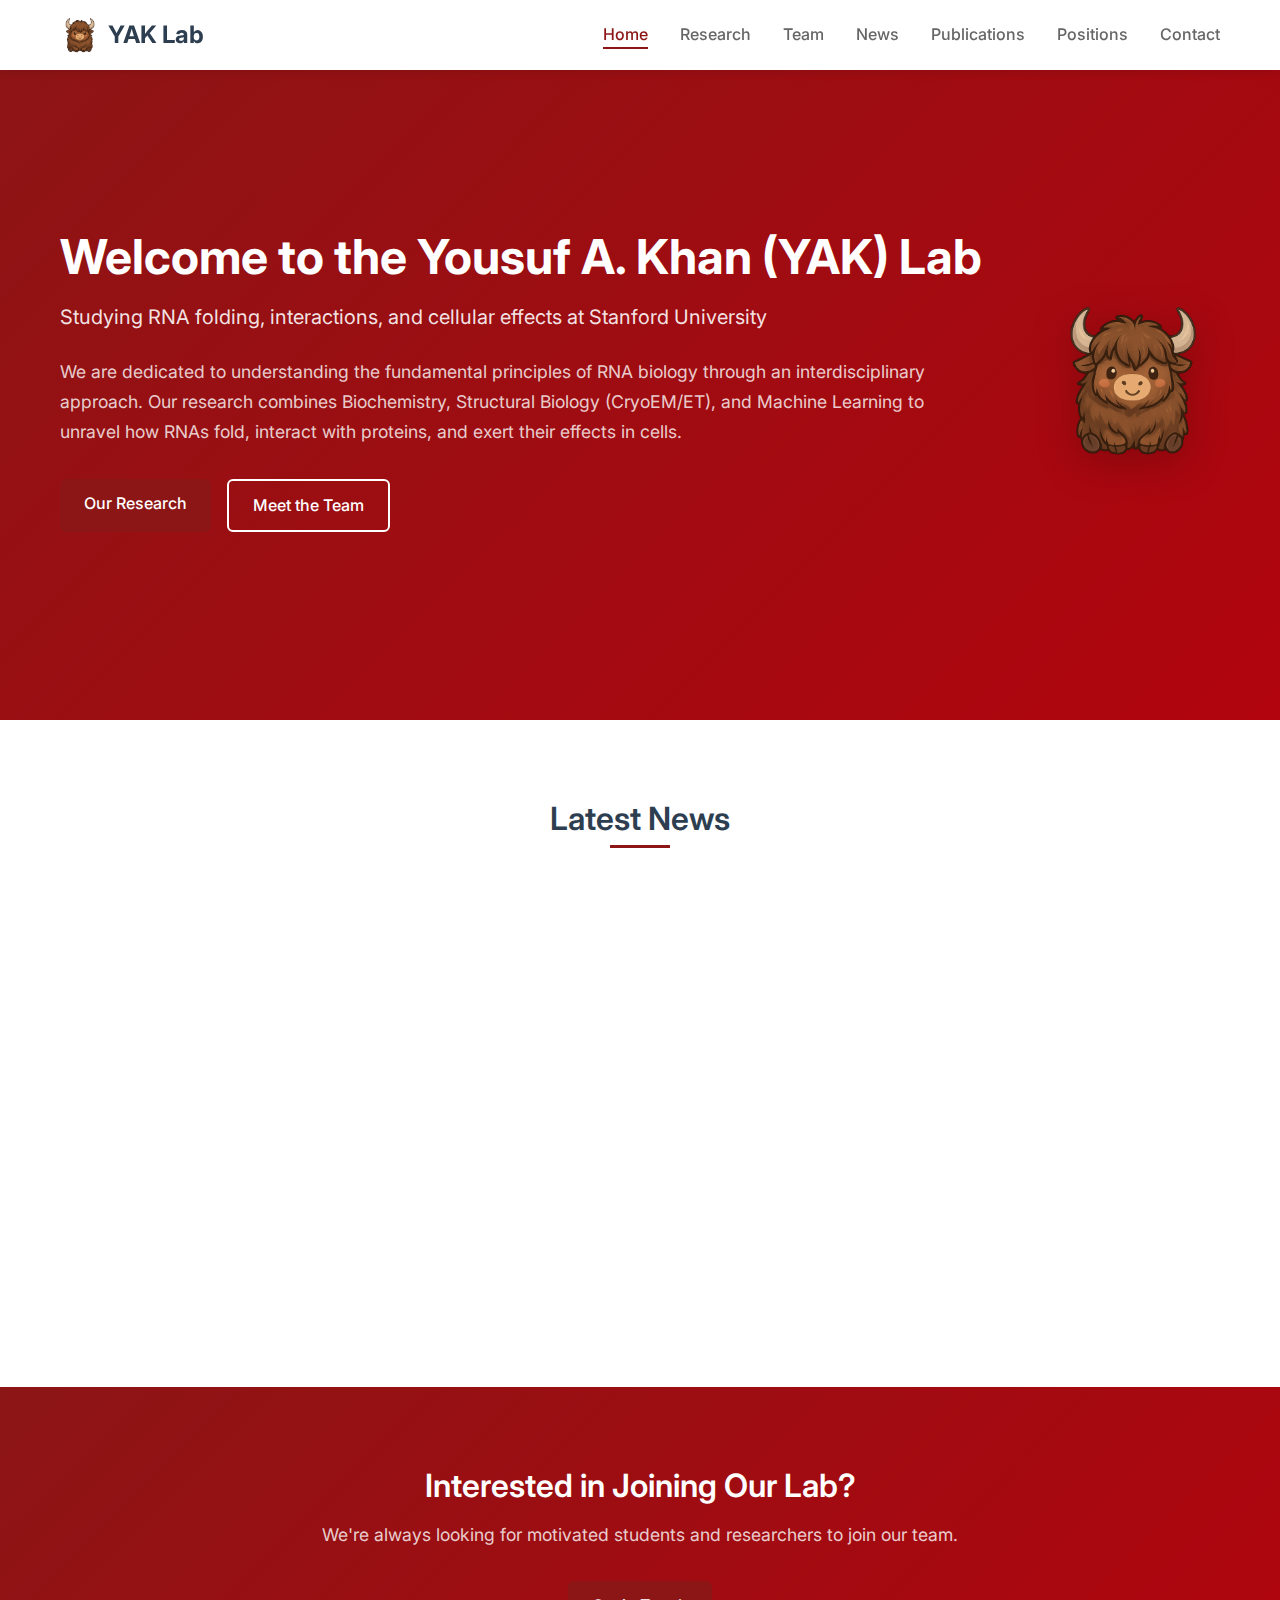
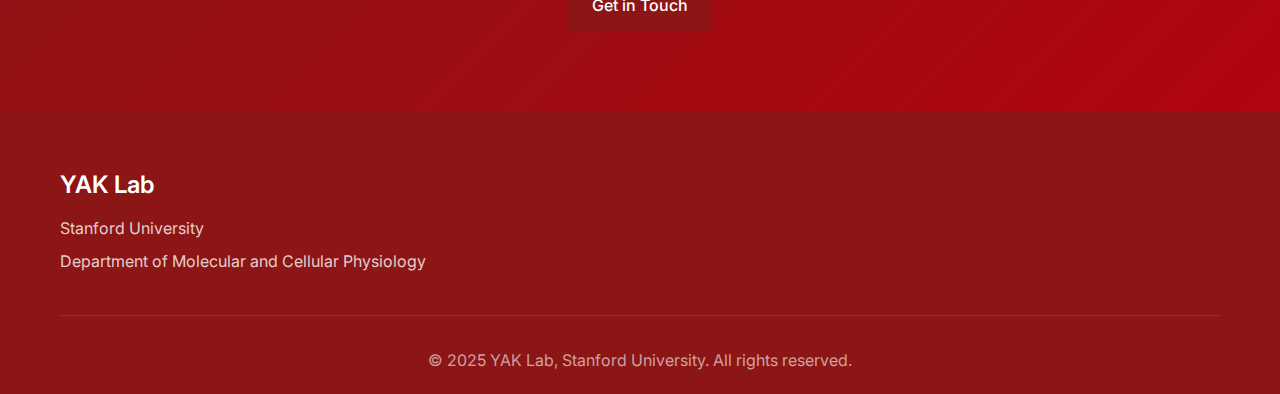
<file: index.html>
<!DOCTYPE html>
<html lang="en">
<head>
    <meta charset="UTF-8">
    <meta name="viewport" content="width=device-width, initial-scale=1.0, user-scalable=no, maximum-scale=1.0">
    <title>Yousuf A. Khan (YAK) Lab - RNA Research at Stanford University</title>
    <meta name="description" content="Yousuf A. Khan (YAK) Lab - Studying RNA folding, interactions, and cellular effects using Molecular and Cellular Physiology, Structural Biology, and Machine Learning at Stanford University">
    
    <!-- CSS -->
    <link rel="stylesheet" href="css/style.css">
    
    <!-- Fonts -->
    <link rel="preconnect" href="https://fonts.googleapis.com">
    <link rel="preconnect" href="https://fonts.gstatic.com" crossorigin>
    <link href="https://fonts.googleapis.com/css2?family=Inter:wght@300;400;500;600;700&display=swap" rel="stylesheet">
    
    <!-- Icons -->
    <link rel="stylesheet" href="https://cdnjs.cloudflare.com/ajax/libs/font-awesome/6.4.0/css/all.min.css">
    
    <!-- Favicon -->
    <link rel="icon" type="image/png" href="images/yak-logo.png">
</head>
<body>
    <!-- Navigation -->
    <nav class="navbar">
        <div class="nav-container">
            <div class="nav-logo">
                <a href="index.html">
                    <img src="images/yak-logo.png" alt="YAK Lab Logo" class="nav-logo-img">
                    <h2>YAK Lab</h2>
                </a>
            </div>
            <ul class="nav-menu">
                <button class="mobile-menu-close" aria-label="Close menu">×</button>
                <li class="nav-item">
                    <a href="index.html" class="nav-link active">Home</a>
                </li>
                <li class="nav-item">
                    <a href="research.html" class="nav-link">Research</a>
                </li>
                <li class="nav-item">
                    <a href="team.html" class="nav-link">Team</a>
                </li>
                <li class="nav-item">
                    <a href="news.html" class="nav-link">News</a>
                </li>
                <li class="nav-item">
                    <a href="publications.html" class="nav-link">Publications</a>
                </li>
                <li class="nav-item">
                    <a href="positions.html" class="nav-link">Positions</a>
                </li>
                <li class="nav-item">
                    <a href="contact.html" class="nav-link">Contact</a>
                </li>
            </ul>
            <div class="hamburger">
                <span class="bar"></span>
                <span class="bar"></span>
                <span class="bar"></span>
            </div>
        </div>
    </nav>

    <!-- Hero Section -->
    <section class="hero">
        <div class="hero-container">
            <div class="hero-content">
                <h1 class="hero-title">Welcome to the Yousuf A. Khan (YAK) Lab</h1>
                <p class="hero-subtitle">Studying RNA folding, interactions, and cellular effects at Stanford University</p>
                <p class="hero-description">
                    We are dedicated to understanding the fundamental principles of RNA biology through an interdisciplinary approach. 
                    Our research combines Biochemistry, Structural Biology (CryoEM/ET), and Machine Learning to unravel how RNAs fold, 
                    interact with proteins, and exert their effects in cells.
                </p>
                <div class="hero-buttons">
                    <a href="research.html" class="btn btn-primary">Our Research</a>
                    <a href="team.html" class="btn btn-secondary">Meet the Team</a>
                </div>
            </div>
            <div class="hero-image">
                <div class="hero-logo">
                    <img src="images/yak-logo.png" alt="YAK Lab Logo" class="hero-logo-img">
                </div>
            </div>
        </div>
    </section>



    <!-- Latest News -->
    <section class="news">
        <div class="container">
            <h2 class="section-title">Latest News</h2>
            <div class="news-grid">
                <article class="news-card">
                    <div class="news-date">October 24th, 2025</div>
                    <h3>Lab's First Publication in Science Advances!</h3>
                    <a href="news.html" class="news-link">Read More →</a>
                </article>
                
                <article class="news-card">
                    <div class="news-date">October 8th, 2025</div>
                    <h3>YAK lab receives NIH High-Risk, High-Reward grant!</h3>
                    <a href="news.html" class="news-link">Read More →</a>
                </article>
                
                <article class="news-card">
                    <div class="news-date">October 6th, 2025</div>
                    <h3>Louie Pinpin Joins the Laboratory!</h3>
                    <a href="news.html" class="news-link">Read More →</a>
                </article>

                <article class="news-card">
                    <div class="news-date">August 21st, 2025</div>
                    <h3>Laboratory Launch</h3>
                    <a href="news.html" class="news-link">Read More →</a>
                </article>

            </div>
        </div>
    </section>

    <!-- Call to Action -->
    <section class="cta">
        <div class="container">
            <div class="cta-content">
                <h2>Interested in Joining Our Lab?</h2>
                <p>We're always looking for motivated students and researchers to join our team.</p>
                <a href="contact.html" class="btn btn-primary">Get in Touch</a>
            </div>
        </div>
    </section>



    <!-- Footer -->
    <footer class="footer">
        <div class="container">
            <div class="footer-content">
                <div class="footer-section">
                    <h3>YAK Lab</h3>
                    <p>Stanford University</p>
                    <p>Department of Molecular and Cellular Physiology</p>
                </div>
            </div>
            <div class="footer-bottom">
                <p>&copy; 2025 YAK Lab, Stanford University. All rights reserved.</p>
            </div>
        </div>
    </footer>

    <!-- JavaScript -->
    <script src="js/main.js"></script>
</body>
</html>
</file>
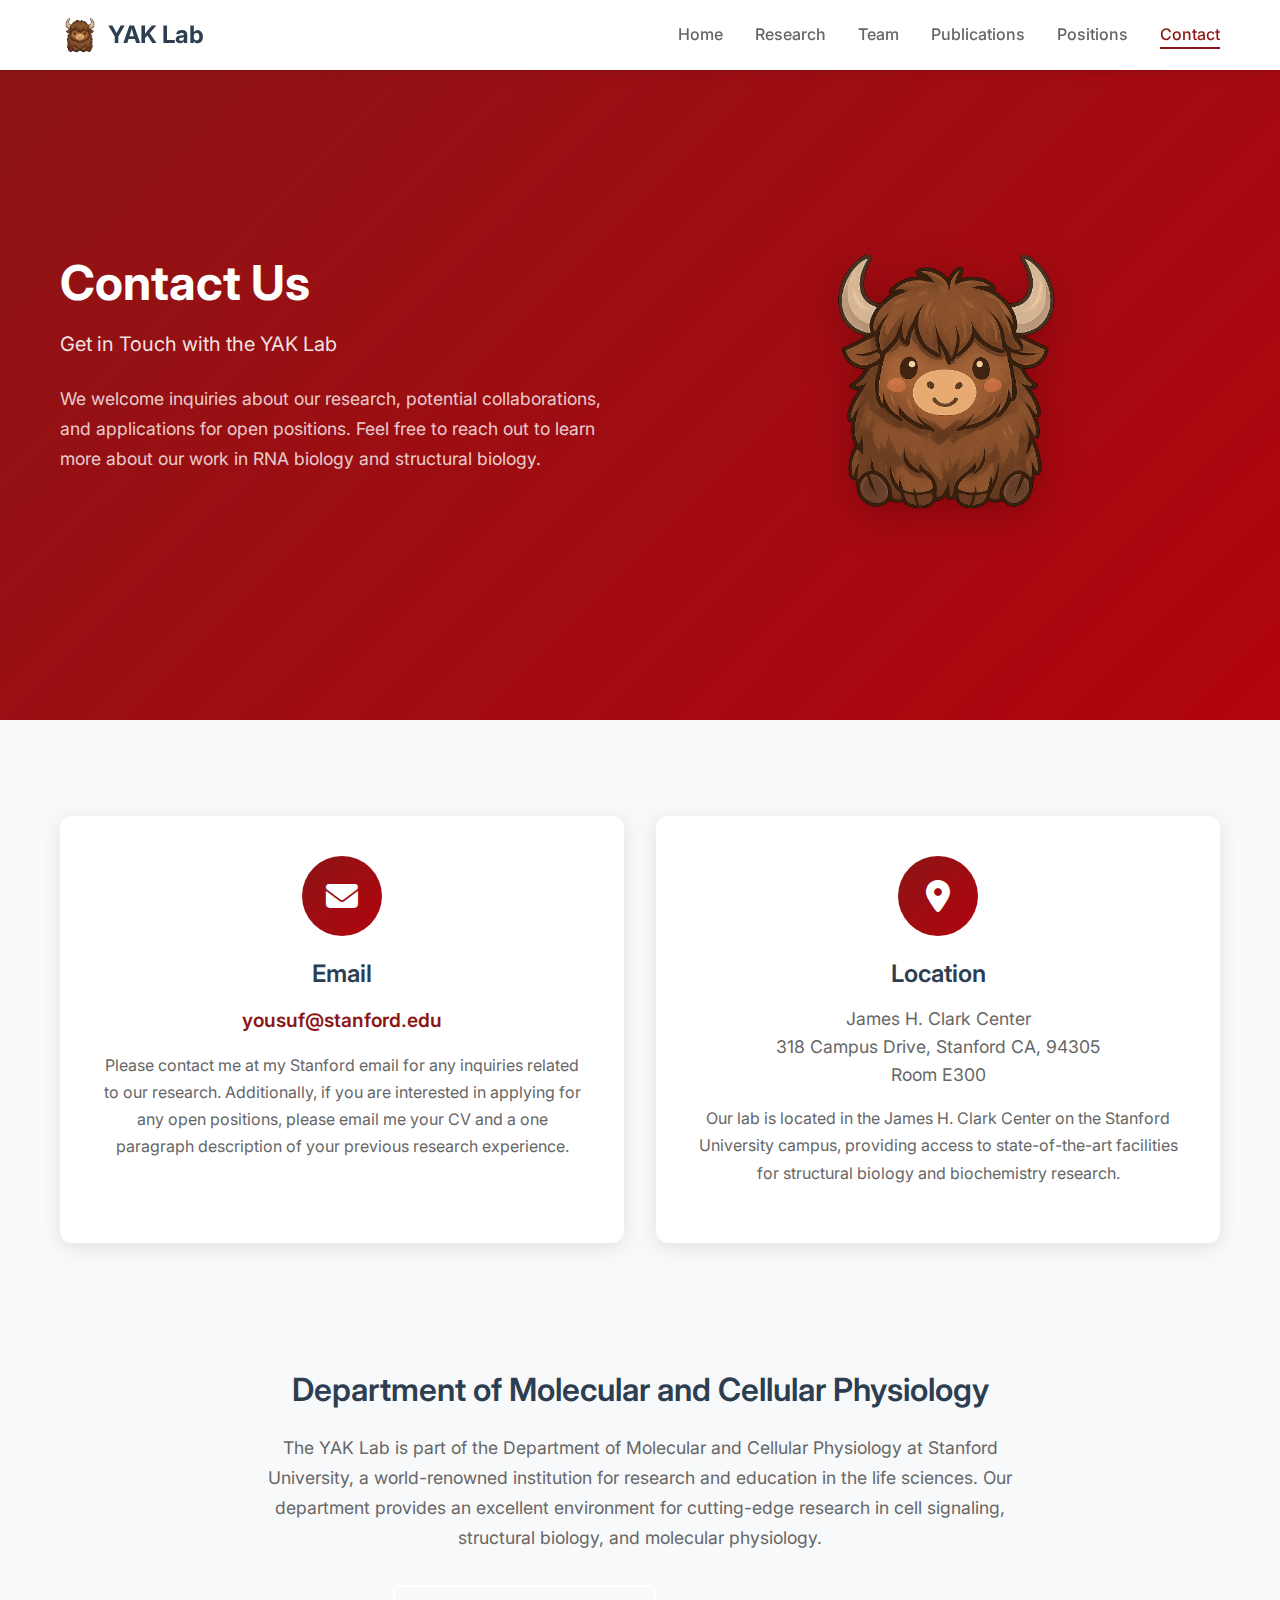
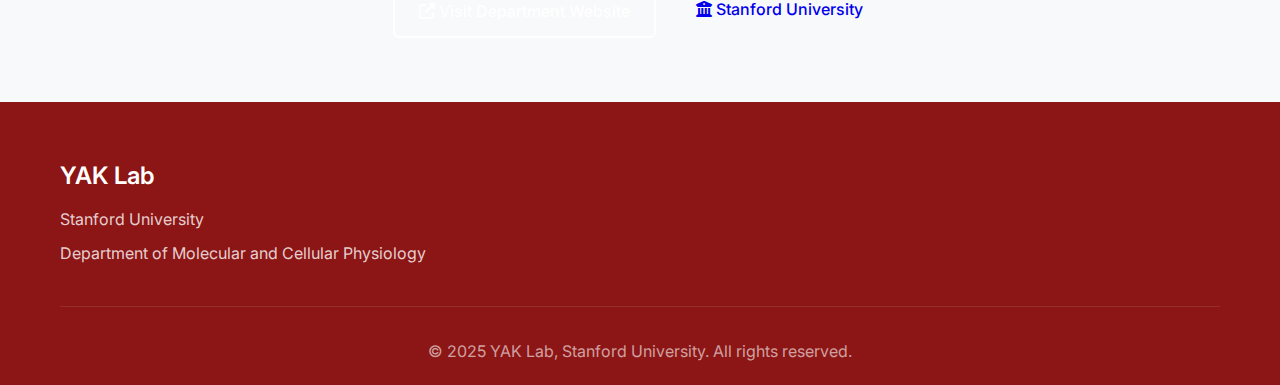
<file: contact.html>
<!DOCTYPE html>
<html lang="en">
<head>
    <meta charset="UTF-8">
    <meta name="viewport" content="width=device-width, initial-scale=1.0">
    <title>Contact - Yousuf A. Khan (YAK) Lab - Stanford University</title>
    <meta name="description" content="Contact the YAK Lab - Get in touch for research inquiries, collaborations, and position applications in Molecular and Cellular Physiology at Stanford University">
    
    <!-- CSS -->
    <link rel="stylesheet" href="css/style.css">
    
    <!-- Fonts -->
    <link rel="preconnect" href="https://fonts.googleapis.com">
    <link rel="preconnect" href="https://fonts.gstatic.com" crossorigin>
    <link href="https://fonts.googleapis.com/css2?family=Inter:wght@300;400;500;600;700&display=swap" rel="stylesheet">
    
    <!-- Icons -->
    <link rel="stylesheet" href="https://cdnjs.cloudflare.com/ajax/libs/font-awesome/6.4.0/css/all.min.css">
    
    <!-- Favicon -->
    <link rel="icon" type="image/png" href="images/yak-logo.png">
</head>
<body>
    <!-- Navigation -->
    <nav class="navbar">
        <div class="nav-container">
            <div class="nav-logo">
                <a href="index.html">
                    <img src="images/yak-logo.png" alt="YAK Lab Logo" class="nav-logo-img">
                    <h2>YAK Lab</h2>
                </a>
            </div>
            <ul class="nav-menu">
                <button class="mobile-menu-close" aria-label="Close menu">×</button>
                <li class="nav-item">
                    <a href="index.html" class="nav-link">Home</a>
                </li>
                <li class="nav-item">
                    <a href="research.html" class="nav-link">Research</a>
                </li>
                <li class="nav-item">
                    <a href="team.html" class="nav-link">Team</a>
                </li>
                <li class="nav-item">
                    <a href="publications.html" class="nav-link">Publications</a>
                </li>
                <li class="nav-item">
                    <a href="positions.html" class="nav-link">Positions</a>
                </li>
                <li class="nav-item">
                    <a href="contact.html" class="nav-link active">Contact</a>
                </li>
            </ul>
            <div class="hamburger">
                <span class="bar"></span>
                <span class="bar"></span>
                <span class="bar"></span>
            </div>
        </div>
    </nav>

    <!-- Hero Section -->
    <section class="hero">
        <div class="hero-container">
            <div class="hero-content">
                <h1 class="hero-title">Contact Us</h1>
                <p class="hero-subtitle">Get in Touch with the YAK Lab</p>
                <p class="hero-description">
                    We welcome inquiries about our research, potential collaborations, and applications for open positions. 
                    Feel free to reach out to learn more about our work in RNA biology and structural biology.
                </p>
            </div>
            <div class="hero-image">
                <div class="hero-logo">
                    <img src="images/yak-logo.png" alt="YAK Lab Logo" class="hero-logo-img">
                </div>
            </div>
        </div>
    </section>

    <!-- Contact Information -->
    <section class="contact-info">
        <div class="container">
            <div class="contact-grid">
                <div class="contact-card">
                    <div class="contact-icon">
                        <i class="fas fa-envelope"></i>
                    </div>
                    <h3>Email</h3>
                    <p class="contact-email">
                        <a href="mailto:yousuf@stanford.edu">yousuf@stanford.edu</a>
                    </p>
                    <p class="contact-description">
                        Please contact me at my Stanford email for any inquiries related to our research. Additionally, if you are interested in applying for any open positions, please email me your CV and a one paragraph description of your previous research experience.
                    </p>
                </div>

                <div class="contact-card">
                    <div class="contact-icon">
                        <i class="fas fa-map-marker-alt"></i>
                    </div>
                    <h3>Location</h3>
                    <p class="contact-address">
                        James H. Clark Center<br>
                        318 Campus Drive, Stanford CA, 94305<br>
                        Room E300
                    </p>
                    <p class="contact-description">
                        Our lab is located in the James H. Clark Center on the Stanford University campus, providing access to state-of-the-art facilities for structural biology and biochemistry research.
                    </p>
                </div>


            </div>
        </div>
    </section>



    <!-- Department Information -->
    <section class="department-info">
        <div class="container">
            <div class="department-content">
                <h2>Department of Molecular and Cellular Physiology</h2>
                <p>
                    The YAK Lab is part of the Department of Molecular and Cellular Physiology at Stanford University, a world-renowned institution for research and education in the life sciences. Our department provides an excellent environment for cutting-edge research in cell signaling, structural biology, and molecular physiology.
                </p>
                <div class="department-links">
                    <a href="https://med.stanford.edu/mcp.html" target="_blank" class="btn btn-secondary">
                        <i class="fas fa-external-link-alt"></i> Visit Department Website
                    </a>
                    <a href="https://stanford.edu" target="_blank" class="btn btn-outline">
                        <i class="fas fa-university"></i> Stanford University
                    </a>
                </div>
            </div>
        </div>
    </section>

    <!-- Footer -->
    <footer class="footer">
        <div class="container">
            <div class="footer-content">
                <div class="footer-section">
                    <h3>YAK Lab</h3>
                    <p>Stanford University</p>
                    <p>Department of Molecular and Cellular Physiology</p>
                </div>
            </div>
            <div class="footer-bottom">
                <p>&copy; 2025 YAK Lab, Stanford University. All rights reserved.</p>
            </div>
        </div>
    </footer>

    <!-- JavaScript -->
    <script src="js/main.js"></script>
</body>
</html>
</file>
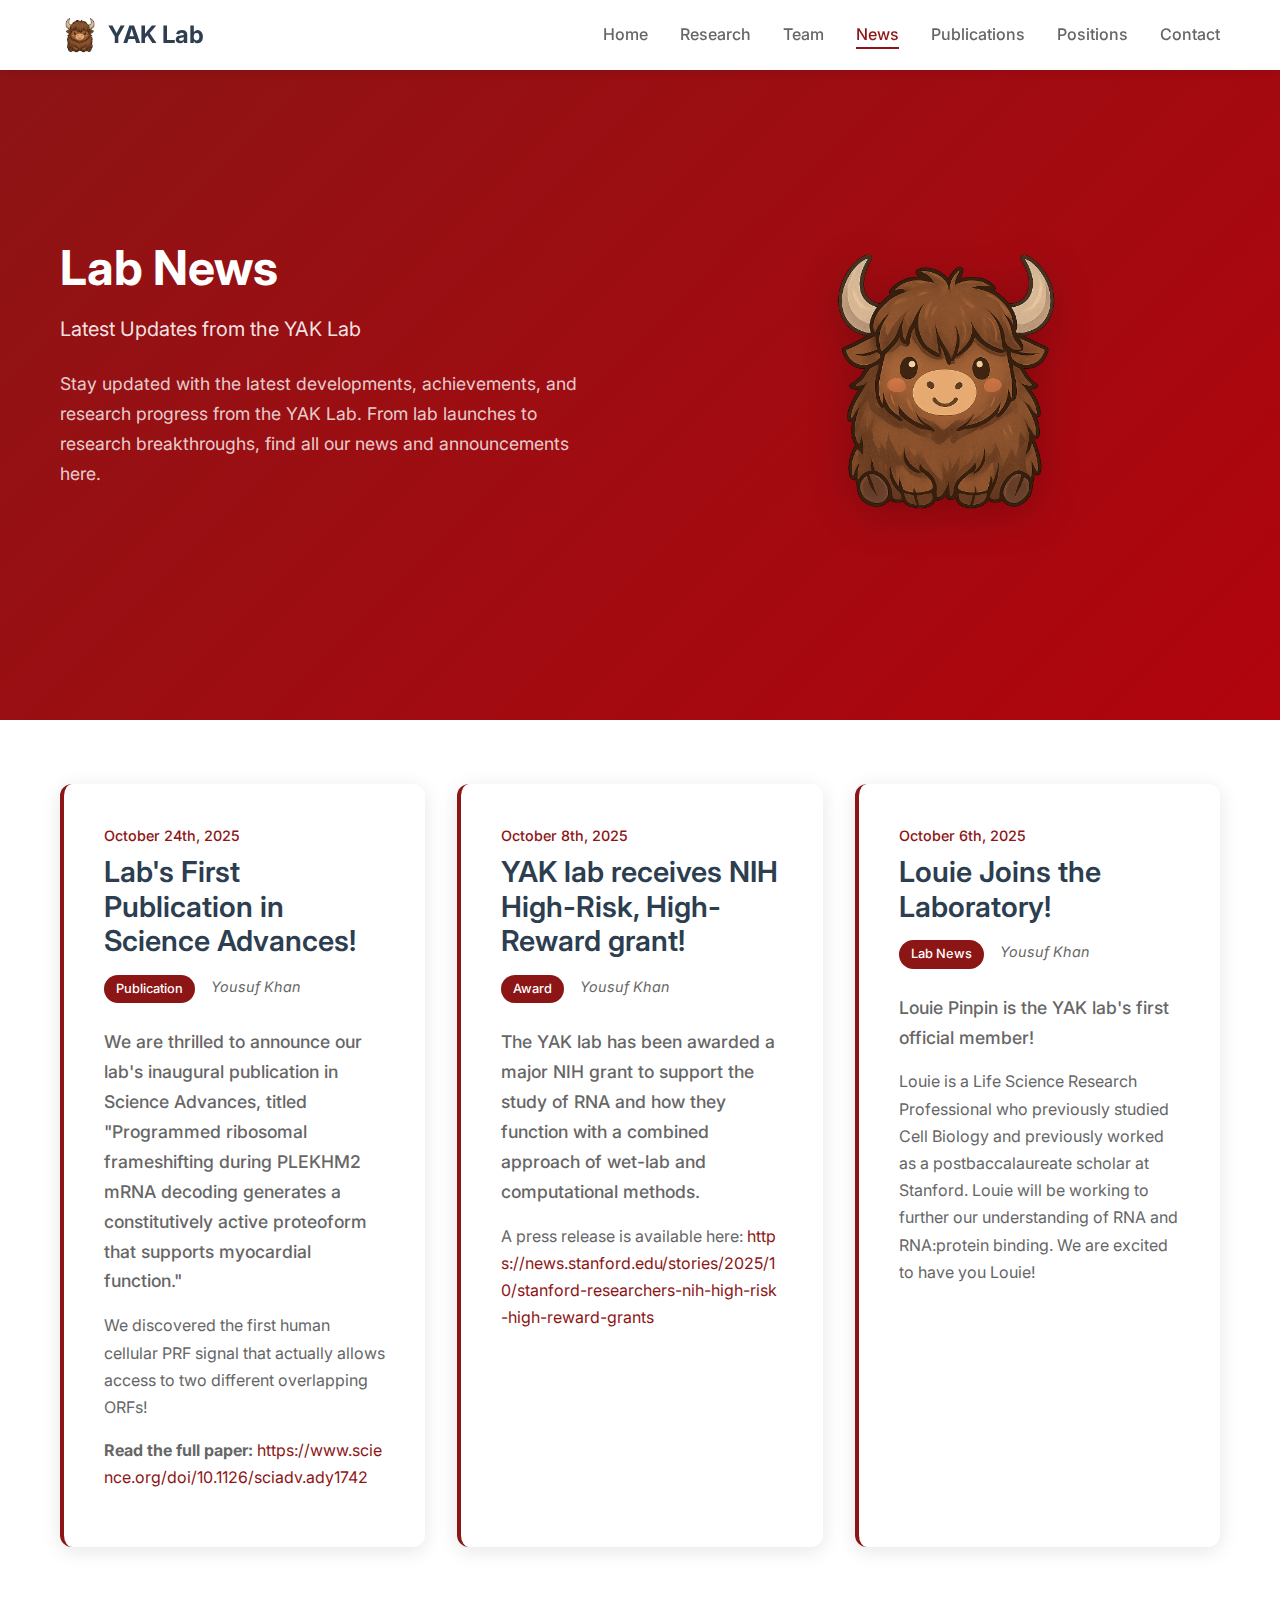
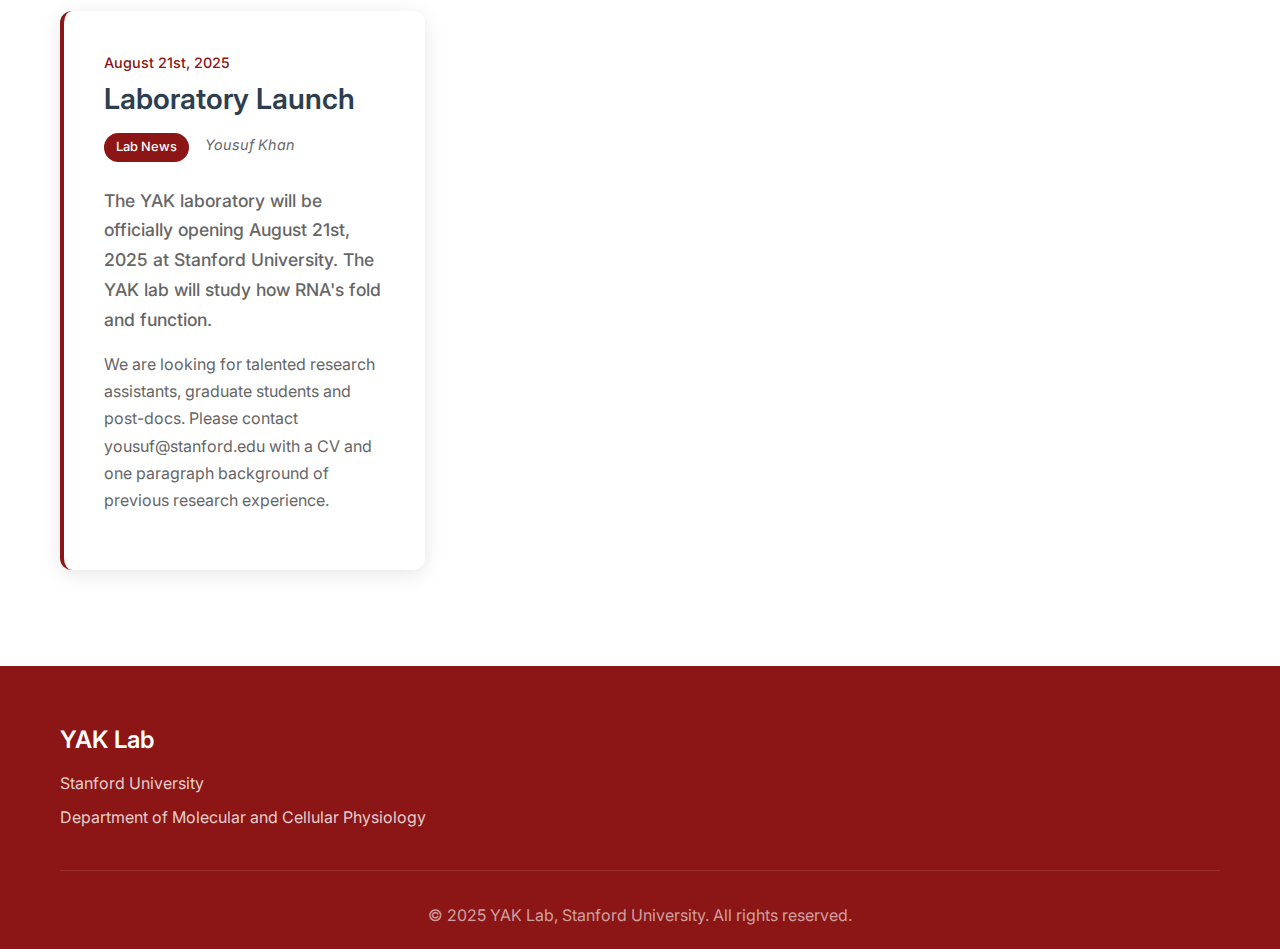
<file: news.html>
<!DOCTYPE html>
<html lang="en">
<head>
    <meta charset="UTF-8">
    <meta name="viewport" content="width=device-width, initial-scale=1.0">
    <title>News - Yousuf A. Khan (YAK) Lab - Stanford University</title>
    <meta name="description" content="Latest news and updates from the YAK Lab - RNA research, lab developments, and achievements in Molecular and Cellular Physiology at Stanford University">
    
    <!-- CSS -->
    <link rel="stylesheet" href="css/style.css">
    
    <!-- Fonts -->
    <link rel="preconnect" href="https://fonts.googleapis.com">
    <link rel="preconnect" href="https://fonts.gstatic.com" crossorigin>
    <link href="https://fonts.googleapis.com/css2?family=Inter:wght@300;400;500;600;700&display=swap" rel="stylesheet">
    
    <!-- Icons -->
    <link rel="stylesheet" href="https://cdnjs.cloudflare.com/ajax/libs/font-awesome/6.4.0/css/all.min.css">
    
    <!-- Favicon -->
    <link rel="icon" type="image/png" href="images/yak-logo.png">
</head>
<body>
    <!-- Navigation -->
    <nav class="navbar">
        <div class="nav-container">
            <div class="nav-logo">
                <a href="index.html">
                    <img src="images/yak-logo.png" alt="YAK Lab Logo" class="nav-logo-img">
                    <h2>YAK Lab</h2>
                </a>
            </div>
            <ul class="nav-menu">
                <button class="mobile-menu-close" aria-label="Close menu">×</button>
                <li class="nav-item">
                    <a href="index.html" class="nav-link">Home</a>
                </li>
                <li class="nav-item">
                    <a href="research.html" class="nav-link">Research</a>
                </li>
                <li class="nav-item">
                    <a href="team.html" class="nav-link">Team</a>
                </li>
                <li class="nav-item">
                    <a href="news.html" class="nav-link active">News</a>
                </li>
                <li class="nav-item">
                    <a href="publications.html" class="nav-link">Publications</a>
                </li>
                <li class="nav-item">
                    <a href="positions.html" class="nav-link">Positions</a>
                </li>
                <li class="nav-item">
                    <a href="contact.html" class="nav-link">Contact</a>
                </li>
            </ul>
            <div class="hamburger">
                <span class="bar"></span>
                <span class="bar"></span>
                <span class="bar"></span>
            </div>
        </div>
    </nav>

    <!-- Hero Section -->
    <section class="hero">
        <div class="hero-container">
            <div class="hero-content">
                <h1 class="hero-title">Lab News</h1>
                <p class="hero-subtitle">Latest Updates from the YAK Lab</p>
                <p class="hero-description">
                    Stay updated with the latest developments, achievements, and research progress from the YAK Lab. 
                    From lab launches to research breakthroughs, find all our news and announcements here.
                </p>
            </div>
            <div class="hero-image">
                <div class="hero-logo">
                    <img src="images/yak-logo.png" alt="YAK Lab Logo" class="hero-logo-img">
                </div>
            </div>
        </div>
    </section>

    <!-- News Articles -->
    <section class="news-articles">
        <div class="container">
            <div class="news-grid">
                <article class="news-article">
                    <div class="news-date">October 24th, 2025</div>
                    <h2>Lab's First Publication in Science Advances!</h2>
                    <div class="news-meta">
                        <span class="news-category">Publication</span>
                        <span class="news-author">Yousuf Khan</span>
                    </div>
                    <p class="news-excerpt">
                        We are thrilled to announce our lab's inaugural publication in Science Advances, titled "Programmed ribosomal frameshifting during PLEKHM2 mRNA decoding generates a constitutively active proteoform that supports myocardial function."
                    </p>
                    <p>
                        We discovered the first human cellular PRF signal that actually allows access to two different overlapping ORFs!
                    </p>
                    <p>
                        <strong>Read the full paper:</strong> <a href="https://www.science.org/doi/10.1126/sciadv.ady1742" target="_blank">https://www.science.org/doi/10.1126/sciadv.ady1742</a>
                    </p>
                </article>

                <article class="news-article">
                    <div class="news-date">October 8th, 2025</div>
                    <h2>YAK lab receives NIH High-Risk, High-Reward grant!</h2>
                    <div class="news-meta">
                        <span class="news-category">Award</span>
                        <span class="news-author">Yousuf Khan</span>
                    </div>
                    <p class="news-excerpt">
                        The YAK lab has been awarded a major NIH grant to support the study of RNA and how they function with a combined approach of wet-lab and computational methods.
                    </p>
                    <p>
                        A press release is available here: <a href="https://news.stanford.edu/stories/2025/10/stanford-researchers-nih-high-risk-high-reward-grants" target="_blank">https://news.stanford.edu/stories/2025/10/stanford-researchers-nih-high-risk-high-reward-grants</a>
                    </p>
                </article>

                <article class="news-article">
                    <div class="news-date">October 6th, 2025</div>
                    <h2>Louie Joins the Laboratory!</h2>
                    <div class="news-meta">
                        <span class="news-category">Lab News</span>
                        <span class="news-author">Yousuf Khan</span>
                    </div>
                    <p class="news-excerpt">
                        Louie Pinpin is the YAK lab's first official member!
                    </p>
                    <p>
                        Louie is a Life Science Research Professional who previously studied Cell Biology and previously worked as a postbaccalaureate scholar at Stanford. Louie will be working to further our understanding of RNA and RNA:protein binding. We are excited to have you Louie!
                    </p>
                </article>

                <article class="news-article">
                    <div class="news-date">August 21st, 2025</div>
                    <h2>Laboratory Launch</h2>
                    <div class="news-meta">
                        <span class="news-category">Lab News</span>
                        <span class="news-author">Yousuf Khan</span>
                    </div>
                    <p class="news-excerpt">
                        The YAK laboratory will be officially opening August 21st, 2025 at Stanford University. The YAK lab will study how RNA's fold and function.
                    </p>
                    <p>
                        We are looking for talented research assistants, graduate students and post-docs. Please contact yousuf@stanford.edu with a CV and one paragraph background of previous research experience.
                    </p>
                </article>

            </div>
        </div>
    </section>



    <!-- Footer -->
    <footer class="footer">
        <div class="container">
            <div class="footer-content">
                <div class="footer-section">
                    <h3>YAK Lab</h3>
                    <p>Stanford University</p>
                    <p>Department of Molecular and Cellular Physiology</p>
                </div>
            </div>
            <div class="footer-bottom">
                <p>&copy; 2025 YAK Lab, Stanford University. All rights reserved.</p>
            </div>
        </div>
    </footer>

    <!-- JavaScript -->
    <script src="js/main.js"></script>
</body>
</html>
</file>
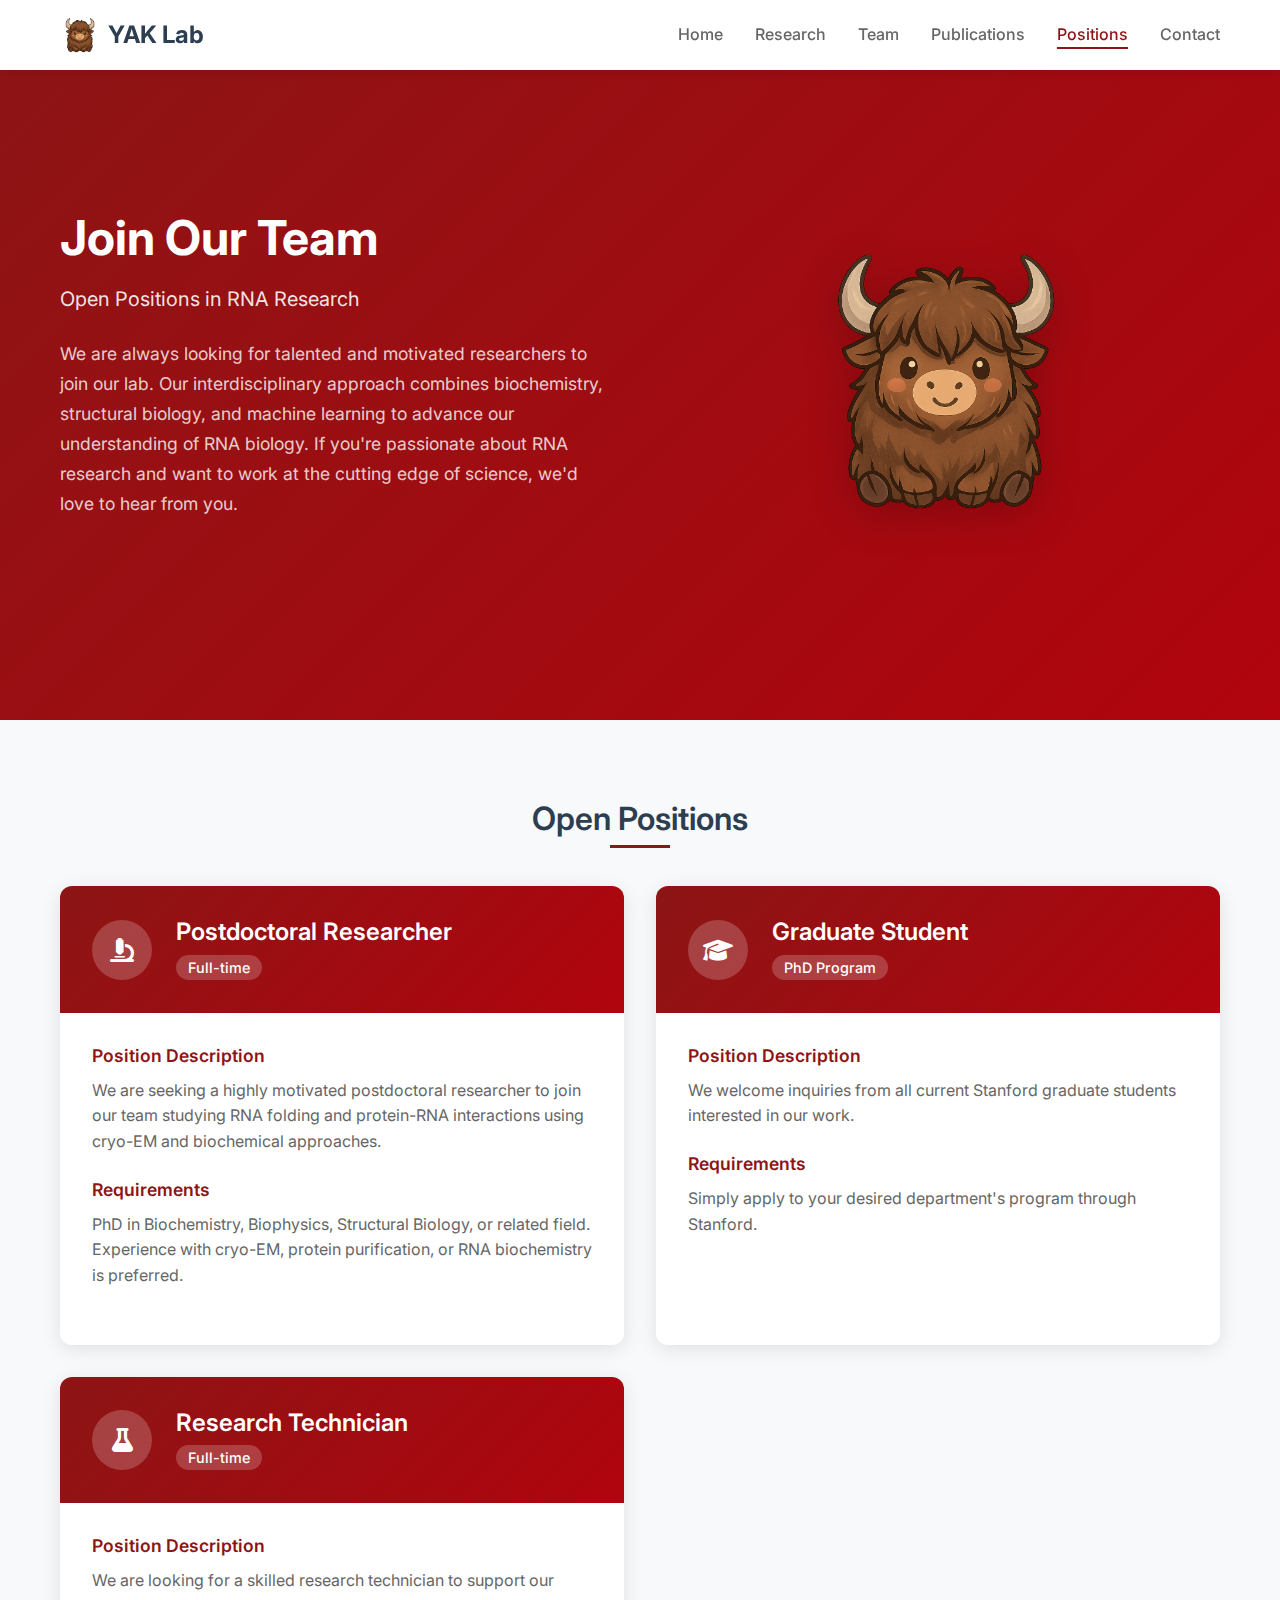
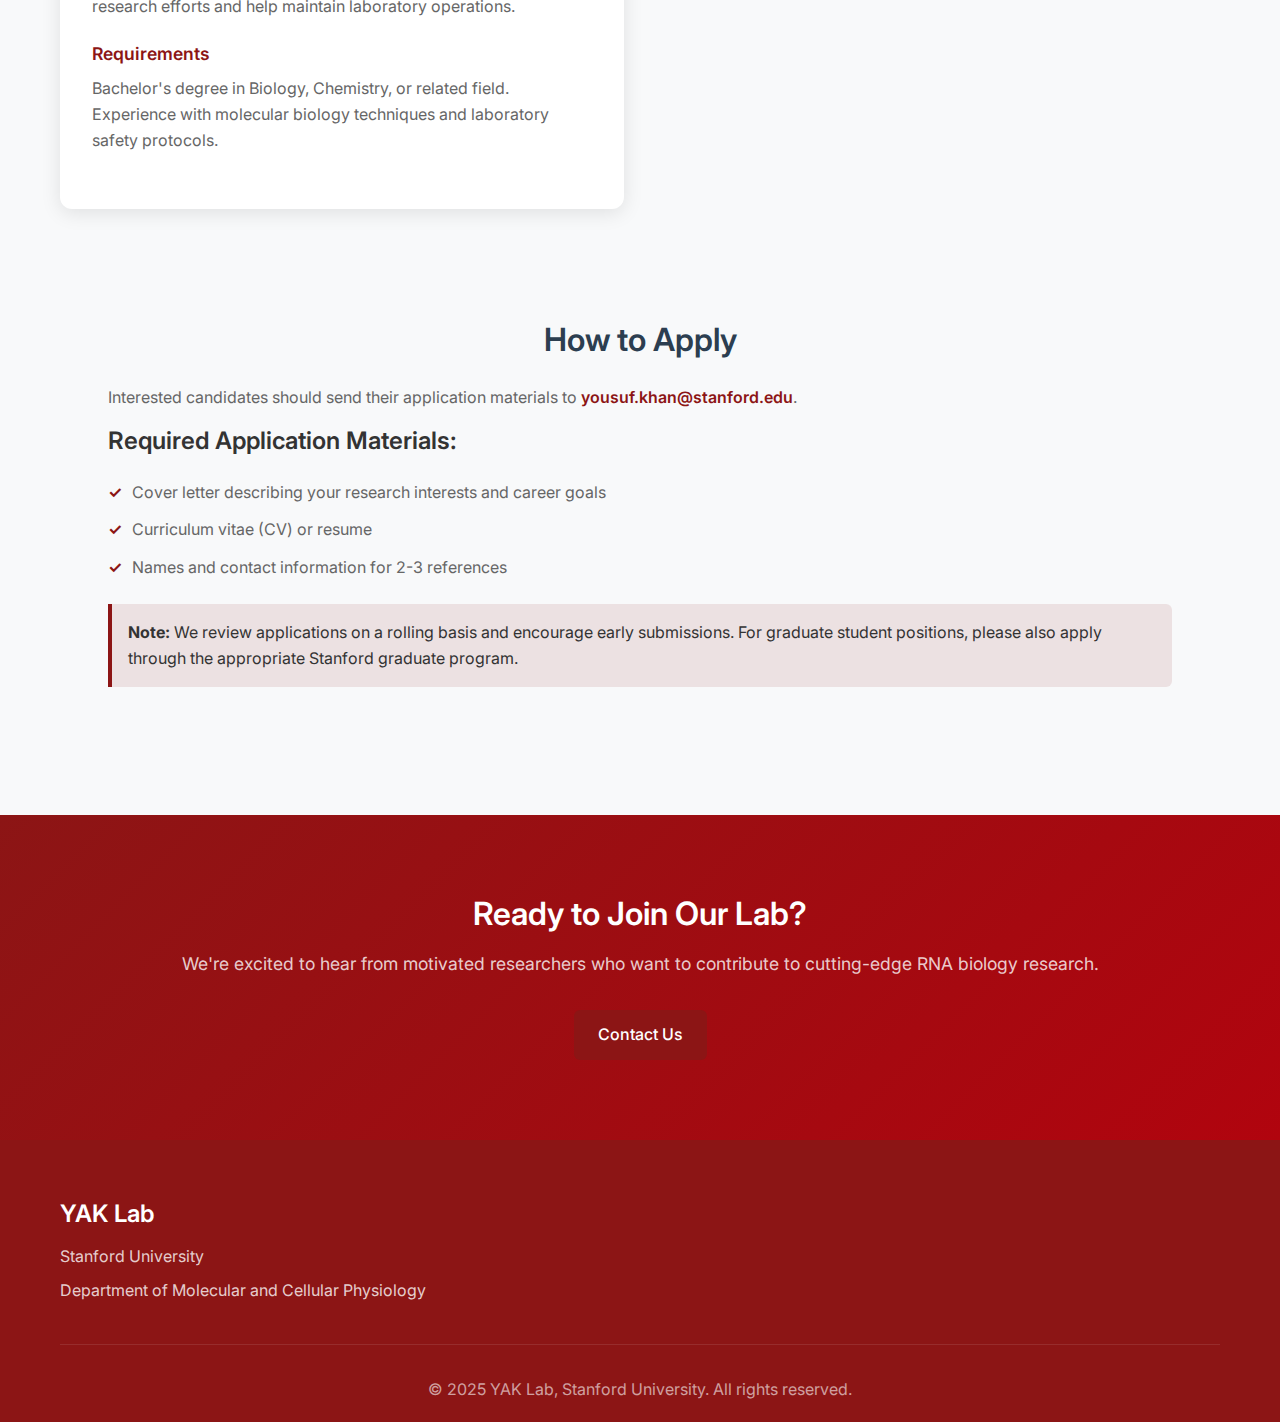
<file: positions.html>
<!DOCTYPE html>
<html lang="en">
<head>
    <meta charset="UTF-8">
    <meta name="viewport" content="width=device-width, initial-scale=1.0">
    <title>Open Positions - Yousuf A. Khan (YAK) Lab - Stanford University</title>
    <meta name="description" content="Join the YAK Lab! Open positions for postdoctoral researchers, graduate students, and undergraduate students in RNA research at Stanford University">
    
    <!-- CSS -->
    <link rel="stylesheet" href="css/style.css">
    
    <!-- Fonts -->
    <link rel="preconnect" href="https://fonts.googleapis.com">
    <link rel="preconnect" href="https://fonts.gstatic.com" crossorigin>
    <link href="https://fonts.googleapis.com/css2?family=Inter:wght@300;400;500;600;700&display=swap" rel="stylesheet">
    
    <!-- Icons -->
    <link rel="stylesheet" href="https://cdnjs.cloudflare.com/ajax/libs/font-awesome/6.4.0/css/all.min.css">
    
    <!-- Favicon -->
    <link rel="icon" type="image/png" href="images/yak-logo.png">
</head>
<body>
    <!-- Navigation -->
    <nav class="navbar">
        <div class="nav-container">
            <div class="nav-logo">
                <a href="index.html">
                    <img src="images/yak-logo.png" alt="YAK Lab Logo" class="nav-logo-img">
                    <h2>YAK Lab</h2>
                </a>
            </div>
            <ul class="nav-menu">
                <li class="nav-item">
                    <a href="index.html" class="nav-link">Home</a>
                </li>
                <li class="nav-item">
                    <a href="research.html" class="nav-link">Research</a>
                </li>
                <li class="nav-item">
                    <a href="team.html" class="nav-link">Team</a>
                </li>
                <li class="nav-item">
                    <a href="publications.html" class="nav-link">Publications</a>
                </li>
                <li class="nav-item">
                    <a href="positions.html" class="nav-link active">Positions</a>
                </li>
                <li class="nav-item">
                    <a href="contact.html" class="nav-link">Contact</a>
                </li>

            </ul>
            <div class="hamburger">
                <span class="bar"></span>
                <span class="bar"></span>
                <span class="bar"></span>
            </div>
        </div>
    </nav>

    <!-- Hero Section -->
    <section class="hero">
        <div class="hero-container">
            <div class="hero-content">
                <h1 class="hero-title">Join Our Team</h1>
                <p class="hero-subtitle">Open Positions in RNA Research</p>
                <p class="hero-description">
                    We are always looking for talented and motivated researchers to join our lab. 
                    Our interdisciplinary approach combines biochemistry, structural biology, and machine learning 
                    to advance our understanding of RNA biology. If you're passionate about RNA research and 
                    want to work at the cutting edge of science, we'd love to hear from you.
                </p>
            </div>
            <div class="hero-image">
                <div class="hero-logo">
                    <img src="images/yak-logo.png" alt="YAK Lab Logo" class="hero-logo-img">
                </div>
            </div>
        </div>
    </section>

    <!-- Open Positions -->
    <section class="positions">
        <div class="container">
            <h2 class="section-title">Open Positions</h2>

            <!-- Open Positions Grid -->
            <div class="positions-grid">
                <!-- Postdoctoral Position -->
                <div class="position-card">
                    <div class="position-header">
                        <div class="position-icon">
                            <i class="fas fa-microscope"></i>
                        </div>
                        <div class="position-title">
                            <h3>Postdoctoral Researcher</h3>
                            <span class="position-type">Full-time</span>
                        </div>
                    </div>
                    <div class="position-content">
                        <div class="position-description">
                            <h4>Position Description</h4>
                            <p>
                                We are seeking a highly motivated postdoctoral researcher to join our team 
                                studying RNA folding and protein-RNA interactions using cryo-EM and biochemical approaches.
                            </p>
                        </div>
                        <div class="position-requirements">
                            <h4>Requirements</h4>
                            <p>
                                PhD in Biochemistry, Biophysics, Structural Biology, or related field. 
                                Experience with cryo-EM, protein purification, or RNA biochemistry is preferred.
                            </p>
                        </div>

                    </div>
                </div>

                <!-- Graduate Student Position -->
                <div class="position-card">
                    <div class="position-header">
                        <div class="position-icon">
                            <i class="fas fa-graduation-cap"></i>
                        </div>
                        <div class="position-title">
                            <h3>Graduate Student</h3>
                            <span class="position-type">PhD Program</span>
                        </div>
                    </div>
                    <div class="position-content">
                        <div class="position-description">
                            <h4>Position Description</h4>
                            <p>
                                We welcome inquiries from all current Stanford graduate students interested in our work.
                            </p>
                        </div>
                        <div class="position-requirements">
                            <h4>Requirements</h4>
                            <p>
                                Simply apply to your desired department's program through Stanford.
                            </p>
                        </div>

                    </div>
                </div>



                <!-- Research Technician Position -->
                <div class="position-card">
                    <div class="position-header">
                        <div class="position-icon">
                            <i class="fas fa-flask"></i>
                        </div>
                        <div class="position-title">
                            <h3>Research Technician</h3>
                            <span class="position-type">Full-time</span>
                        </div>
                    </div>
                    <div class="position-content">
                        <div class="position-description">
                            <h4>Position Description</h4>
                            <p>
                                We are looking for a skilled research technician to support our research 
                                efforts and help maintain laboratory operations.
                            </p>
                        </div>
                        <div class="position-requirements">
                            <h4>Requirements</h4>
                            <p>
                                Bachelor's degree in Biology, Chemistry, or related field. 
                                Experience with molecular biology techniques and laboratory safety protocols.
                            </p>
                        </div>

                    </div>
                </div>
            </div>

            <!-- Application Information -->
            <div class="application-info">
                <h2>How to Apply</h2>
                <div class="application-content">
                    <p>
                        Interested candidates should send their application materials to 
                        <a href="mailto:yousuf.khan@stanford.edu">yousuf.khan@stanford.edu</a>.
                    </p>
                    
                    <h3>Required Application Materials:</h3>
                    <ul>
                        <li>Cover letter describing your research interests and career goals</li>
                        <li>Curriculum vitae (CV) or resume</li>
                        <li>Names and contact information for 2-3 references</li>
                    </ul>

                    <div class="application-note">
                        <strong>Note:</strong> We review applications on a rolling basis and encourage 
                        early submissions. For graduate student positions, please also apply through 
                        the appropriate Stanford graduate program.
                    </div>


                </div>
            </div>
        </div>
    </section>

    <!-- Call to Action -->
    <section class="cta">
        <div class="container">
            <div class="cta-content">
                <h2>Ready to Join Our Lab?</h2>
                <p>We're excited to hear from motivated researchers who want to contribute to cutting-edge RNA biology research.</p>
                <a href="contact.html" class="btn btn-primary">Contact Us</a>
            </div>
        </div>
    </section>

    <!-- Footer -->
    <footer class="footer">
        <div class="container">
            <div class="footer-content">
                <div class="footer-section">
                    <h3>YAK Lab</h3>
                    <p>Stanford University</p>
                    <p>Department of Molecular and Cellular Physiology</p>
                </div>
            </div>
            <div class="footer-bottom">
                <p>&copy; 2025 YAK Lab, Stanford University. All rights reserved.</p>
            </div>
        </div>
    </footer>

    <!-- JavaScript -->
    <script src="js/main.js"></script>
</body>
</html>
</file>
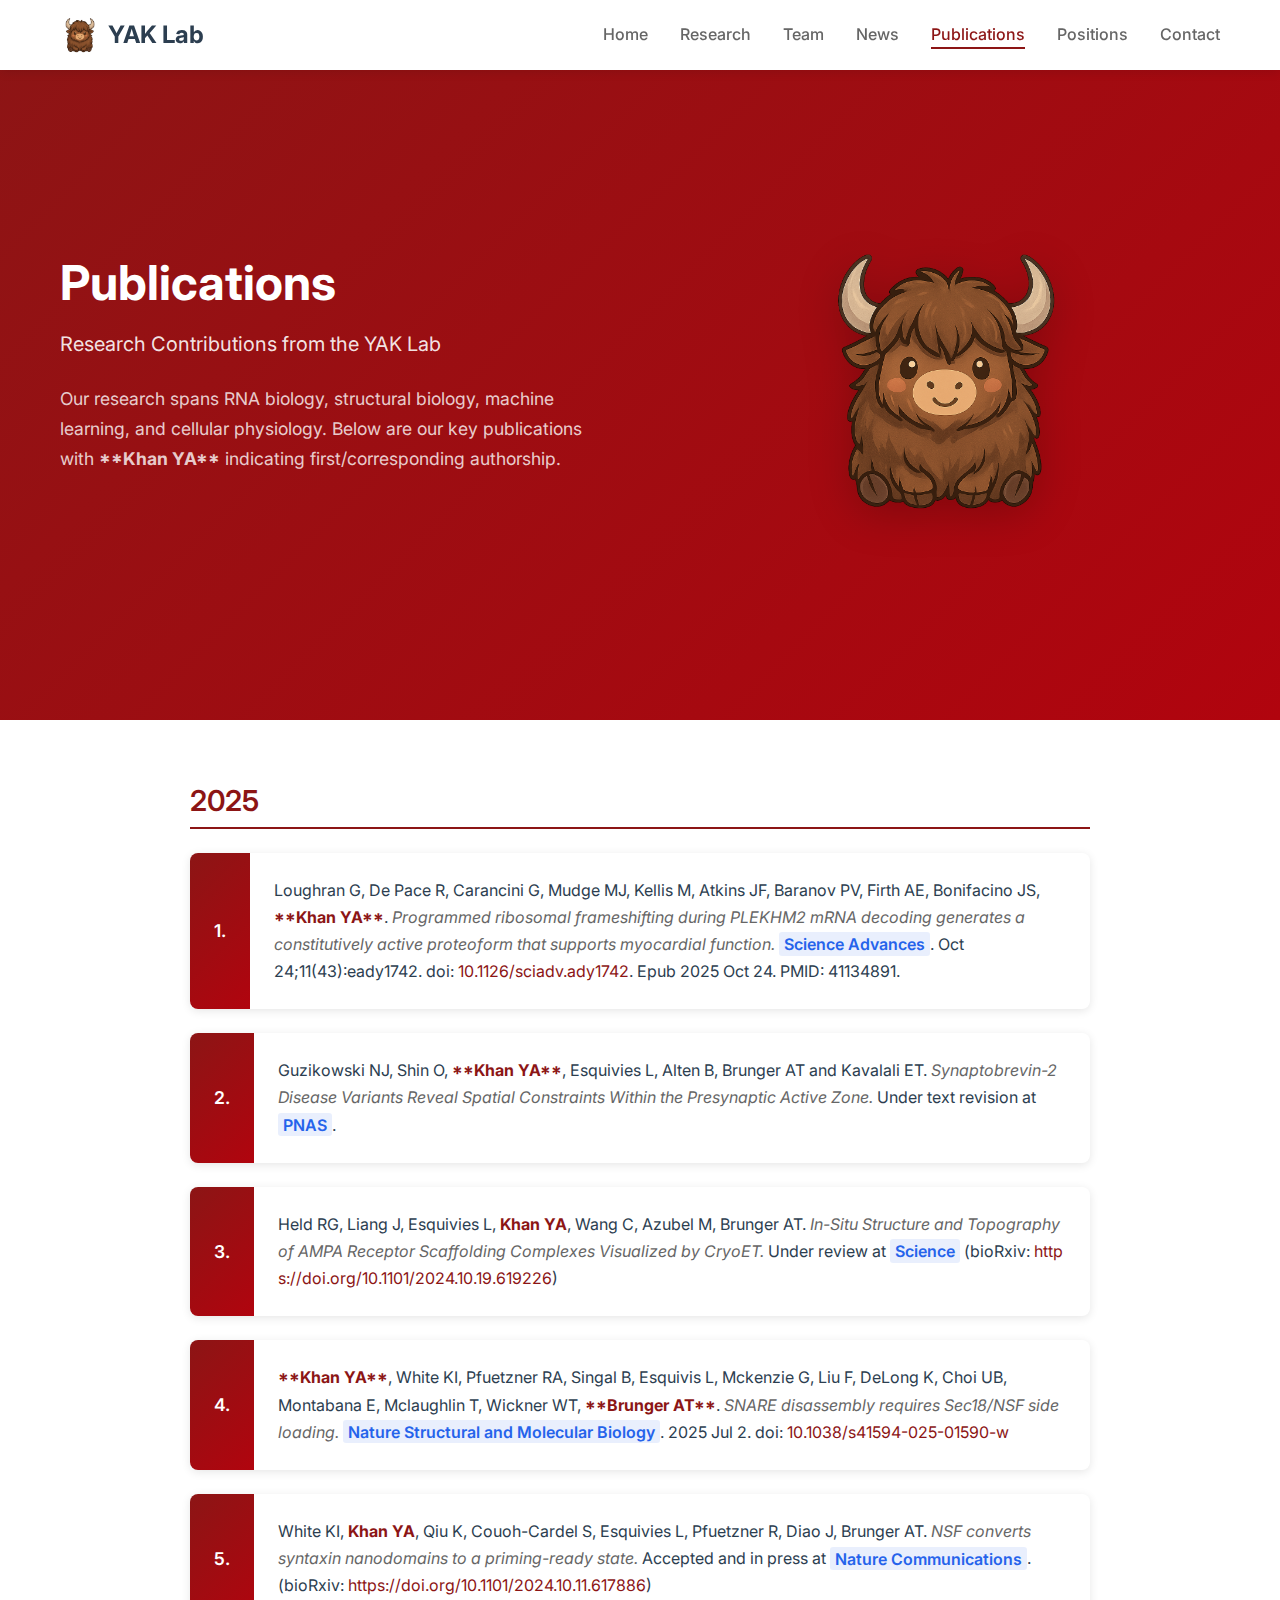
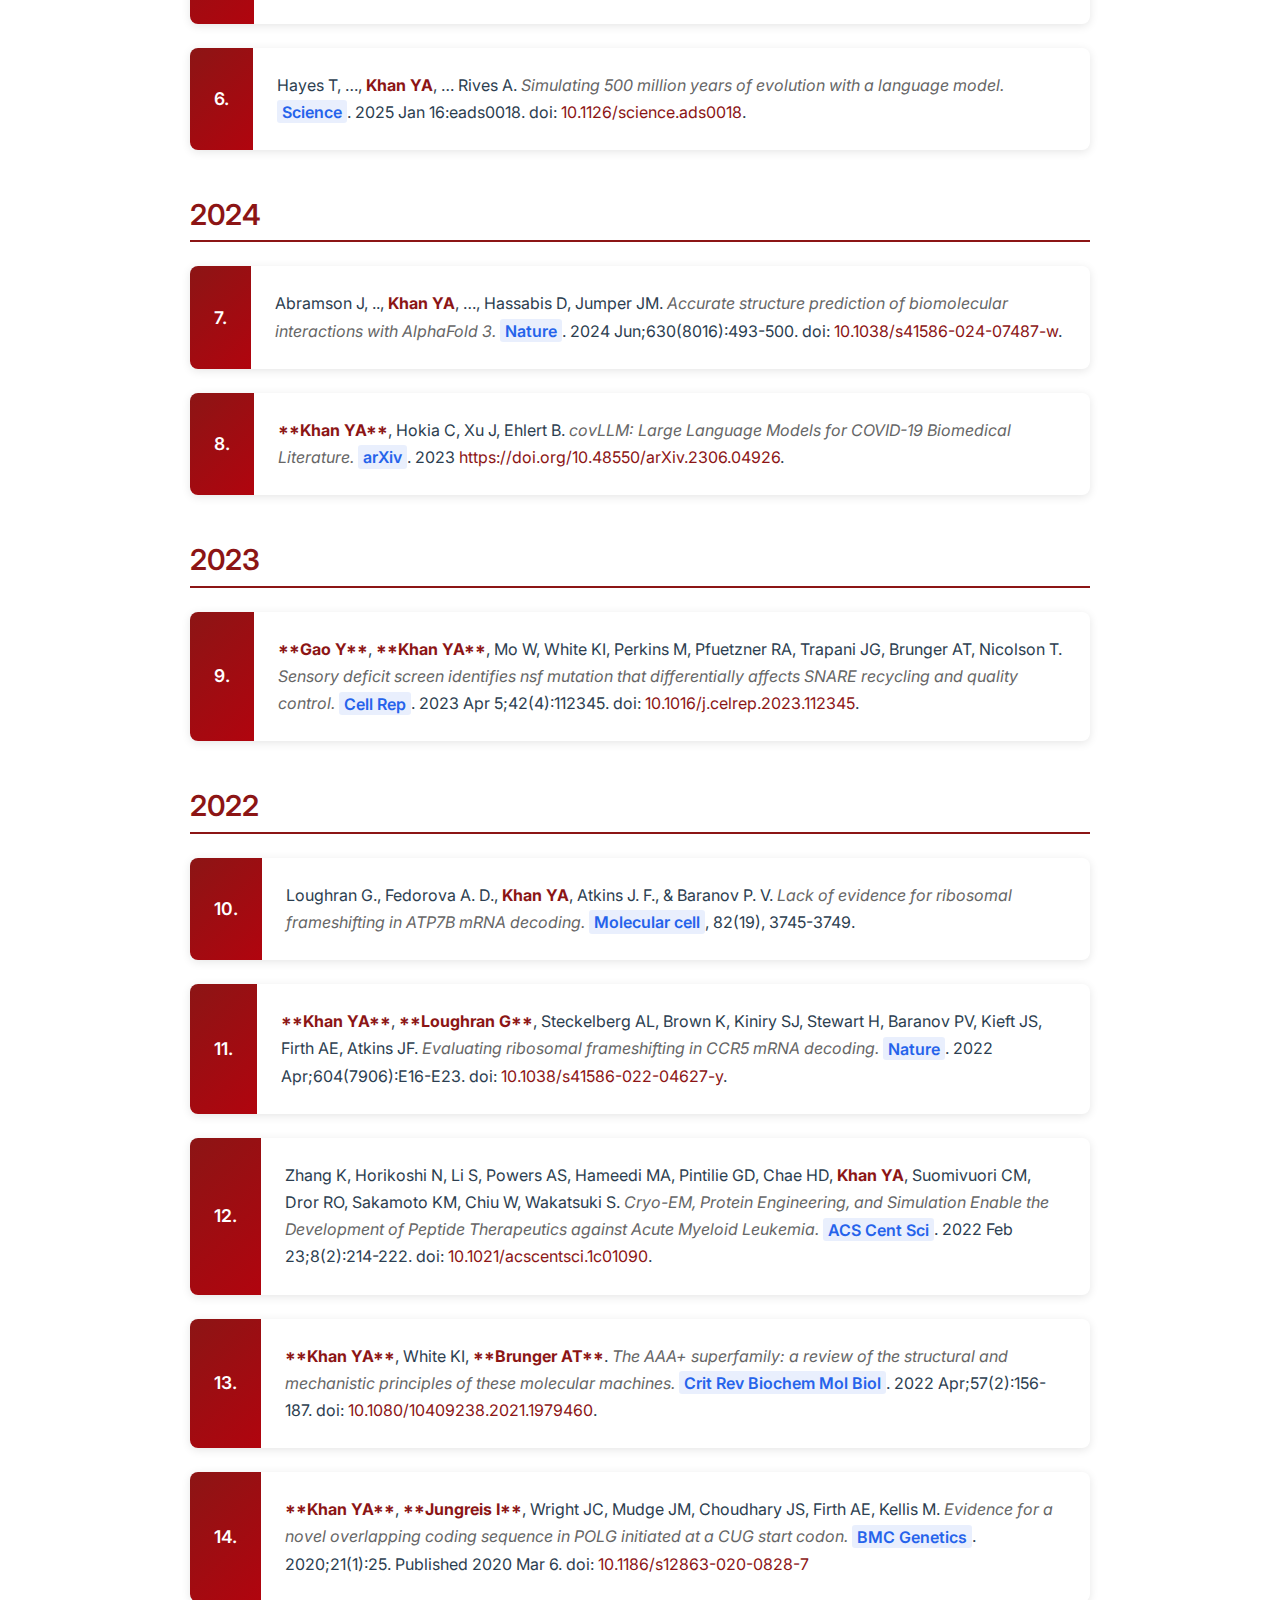
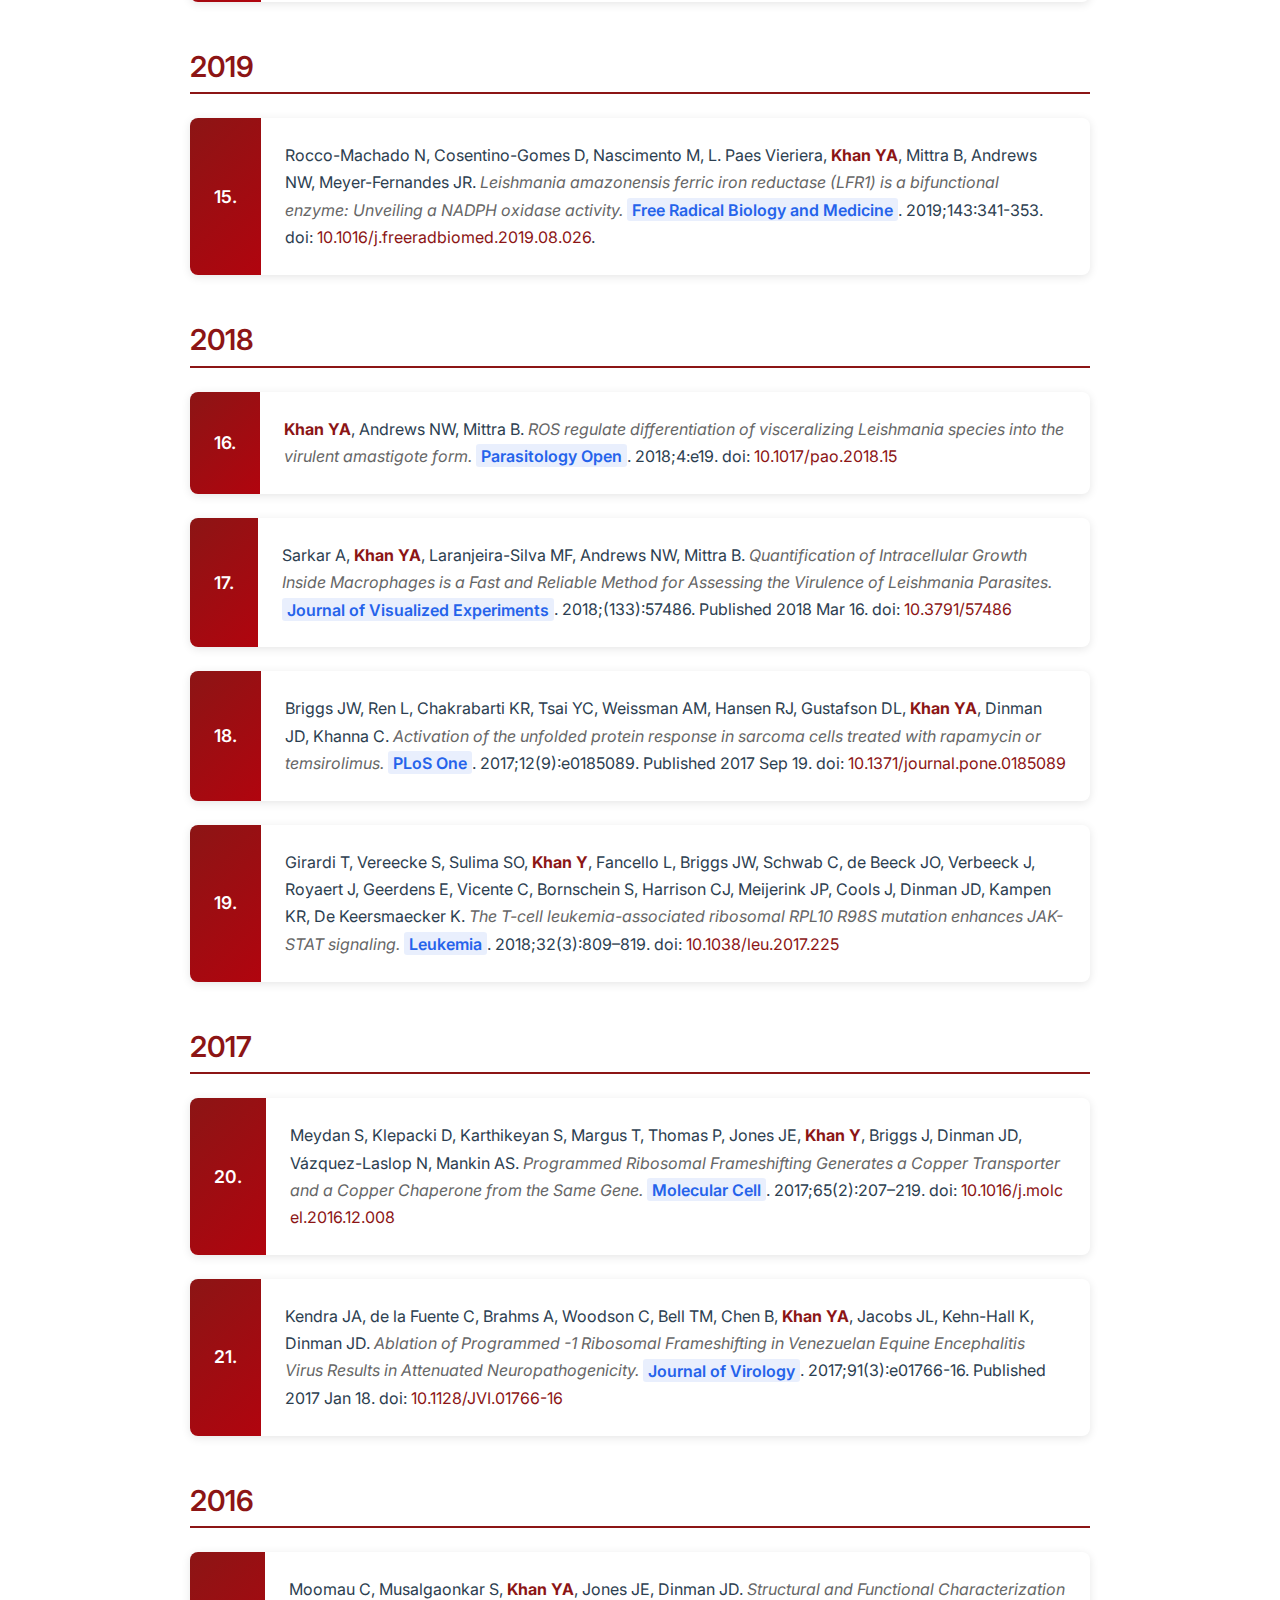
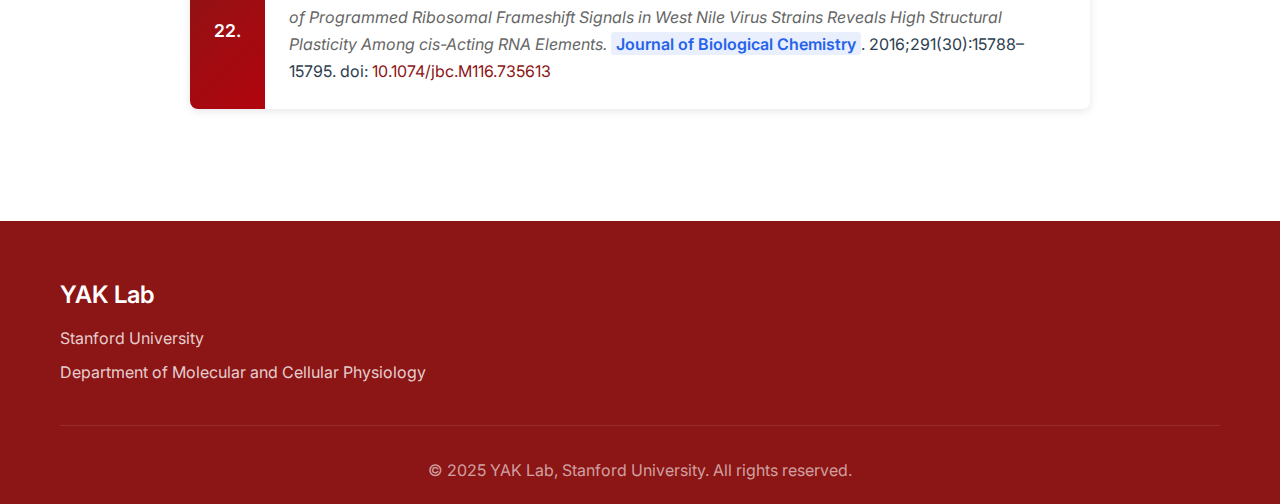
<file: publications.html>
<!DOCTYPE html>
<html lang="en">
<head>
    <meta charset="UTF-8">
    <meta name="viewport" content="width=device-width, initial-scale=1.0">
    <title>Publications - Yousuf A. Khan (YAK) Lab - Stanford University</title>
    <meta name="description" content="Publications from the YAK Lab - Research papers, manuscripts, and scientific contributions in RNA biology and structural biology in Molecular and Cellular Physiology">
    
    <!-- CSS -->
    <link rel="stylesheet" href="css/style.css">
    
    <!-- Fonts -->
    <link rel="preconnect" href="https://fonts.googleapis.com">
    <link rel="preconnect" href="https://fonts.gstatic.com" crossorigin>
    <link href="https://fonts.googleapis.com/css2?family=Inter:wght@300;400;500;600;700&display=swap" rel="stylesheet">
    
    <!-- Icons -->
    <link rel="stylesheet" href="https://cdnjs.cloudflare.com/ajax/libs/font-awesome/6.4.0/css/all.min.css">
    
    <!-- Favicon -->
    <link rel="icon" type="image/png" href="images/yak-logo.png">
</head>
<body>
    <!-- Navigation -->
    <nav class="navbar">
        <div class="nav-container">
            <div class="nav-logo">
                <a href="index.html">
                    <img src="images/yak-logo.png" alt="YAK Lab Logo" class="nav-logo-img">
                    <h2>YAK Lab</h2>
                </a>
            </div>
            <ul class="nav-menu">
                <button class="mobile-menu-close" aria-label="Close menu">×</button>
                <li class="nav-item">
                    <a href="index.html" class="nav-link">Home</a>
                </li>
                <li class="nav-item">
                    <a href="research.html" class="nav-link">Research</a>
                </li>
                <li class="nav-item">
                    <a href="team.html" class="nav-link">Team</a>
                </li>
                <li class="nav-item">
                    <a href="news.html" class="nav-link">News</a>
                </li>
                <li class="nav-item">
                    <a href="publications.html" class="nav-link active">Publications</a>
                </li>
                <li class="nav-item">
                    <a href="positions.html" class="nav-link">Positions</a>
                </li>
                <li class="nav-item">
                    <a href="contact.html" class="nav-link">Contact</a>
                </li>
            </ul>
            <div class="hamburger">
                <span class="bar"></span>
                <span class="bar"></span>
                <span class="bar"></span>
            </div>
        </div>
    </nav>

    <!-- Hero Section -->
    <section class="hero">
        <div class="hero-container">
            <div class="hero-content">
                <h1 class="hero-title">Publications</h1>
                <p class="hero-subtitle">Research Contributions from the YAK Lab</p>
                <p class="hero-description">
                    Our research spans RNA biology, structural biology, machine learning, and cellular physiology. 
                    Below are our key publications with <strong>**Khan YA**</strong> indicating first/corresponding authorship.
                </p>
            </div>
            <div class="hero-image">
                <div class="hero-logo">
                    <img src="images/yak-logo.png" alt="YAK Lab Logo" class="hero-logo-img">
                </div>
            </div>
        </div>
    </section>

    <!-- Publications Section -->
    <section class="publications">
        <div class="container">


            <div class="publications-list">
                <!-- 2025 -->
                <div class="publication-year">
                    <h3>2025</h3>
                    
                    <div class="publication-item">
                        <div class="publication-number">1.</div>
                        <div class="publication-content">
                            <p>Loughran G, De Pace R, Carancini G, Mudge MJ, Kellis M, Atkins JF, Baranov PV, Firth AE, Bonifacino JS, <strong>**Khan YA**</strong>. <em>Programmed ribosomal frameshifting during PLEKHM2 mRNA decoding generates a constitutively active proteoform that supports myocardial function.</em> <span class="journal-name">Science Advances</span>. Oct 24;11(43):eady1742. doi: <a href="https://doi.org/10.1126/sciadv.ady1742" target="_blank">10.1126/sciadv.ady1742</a>. Epub 2025 Oct 24. PMID: 41134891.</p>
                        </div>
                    </div>

                    <div class="publication-item">
                        <div class="publication-number">2.</div>
                        <div class="publication-content">
                            <p>Guzikowski NJ, Shin O, <strong>**Khan YA**</strong>, Esquivies L, Alten B, Brunger AT and Kavalali ET. <em>Synaptobrevin-2 Disease Variants Reveal Spatial Constraints Within the Presynaptic Active Zone.</em> Under text revision at <span class="journal-name">PNAS</span>.</p>
                        </div>
                    </div>

                    <div class="publication-item">
                        <div class="publication-number">3.</div>
                        <div class="publication-content">
                            <p>Held RG, Liang J, Esquivies L, <strong>Khan YA</strong>, Wang C, Azubel M, Brunger AT. <em>In-Situ Structure and Topography of AMPA Receptor Scaffolding Complexes Visualized by CryoET.</em> Under review at <span class="journal-name">Science</span> (bioRxiv: <a href="https://doi.org/10.1101/2024.10.19.619226" target="_blank">https://doi.org/10.1101/2024.10.19.619226</a>)</p>
                        </div>
                    </div>

                    <div class="publication-item">
                        <div class="publication-number">4.</div>
                        <div class="publication-content">
                            <p><strong>**Khan YA**</strong>, White KI, Pfuetzner RA, Singal B, Esquivis L, Mckenzie G, Liu F, DeLong K, Choi UB, Montabana E, Mclaughlin T, Wickner WT, <strong>**Brunger AT**</strong>. <em>SNARE disassembly requires Sec18/NSF side loading.</em> <span class="journal-name">Nature Structural and Molecular Biology</span>. 2025 Jul 2. doi: <a href="https://doi.org/10.1038/s41594-025-01590-w" target="_blank">10.1038/s41594-025-01590-w</a></p>
                        </div>
                    </div>

                    <div class="publication-item">
                        <div class="publication-number">5.</div>
                        <div class="publication-content">
                            <p>White KI, <strong>Khan YA</strong>, Qiu K, Couoh-Cardel S, Esquivies L, Pfuetzner R, Diao J, Brunger AT. <em>NSF converts syntaxin nanodomains to a priming-ready state.</em> Accepted and in press at <span class="journal-name">Nature Communications</span>. (bioRxiv: <a href="https://doi.org/10.1101/2024.10.11.617886" target="_blank">https://doi.org/10.1101/2024.10.11.617886</a>)</p>
                        </div>
                    </div>

                    <div class="publication-item">
                        <div class="publication-number">6.</div>
                        <div class="publication-content">
                            <p>Hayes T, …, <strong>Khan YA</strong>, … Rives A. <em>Simulating 500 million years of evolution with a language model.</em> <span class="journal-name">Science</span>. 2025 Jan 16:eads0018. doi: <a href="https://doi.org/10.1126/science.ads0018" target="_blank">10.1126/science.ads0018</a>.</p>
                        </div>
                    </div>
                </div>

                <!-- 2024 -->
                <div class="publication-year">
                    <h3>2024</h3>
                    
                    <div class="publication-item">
                        <div class="publication-number">7.</div>
                        <div class="publication-content">
                            <p>Abramson J, .., <strong>Khan YA</strong>, …, Hassabis D, Jumper JM. <em>Accurate structure prediction of biomolecular interactions with AlphaFold 3.</em> <span class="journal-name">Nature</span>. 2024 Jun;630(8016):493-500. doi: <a href="https://doi.org/10.1038/s41586-024-07487-w" target="_blank">10.1038/s41586-024-07487-w</a>.</p>
                        </div>
                    </div>

                    <div class="publication-item">
                        <div class="publication-number">8.</div>
                        <div class="publication-content">
                            <p><strong>**Khan YA**</strong>, Hokia C, Xu J, Ehlert B. <em>covLLM: Large Language Models for COVID-19 Biomedical Literature.</em> <span class="journal-name">arXiv</span>. 2023 <a href="https://doi.org/10.48550/arXiv.2306.04926" target="_blank">https://doi.org/10.48550/arXiv.2306.04926</a>.</p>
                        </div>
                    </div>
                </div>

                <!-- 2023 -->
                <div class="publication-year">
                    <h3>2023</h3>
                    
                    <div class="publication-item">
                        <div class="publication-number">9.</div>
                        <div class="publication-content">
                            <p><strong>**Gao Y**</strong>, <strong>**Khan YA**</strong>, Mo W, White KI, Perkins M, Pfuetzner RA, Trapani JG, Brunger AT, Nicolson T. <em>Sensory deficit screen identifies nsf mutation that differentially affects SNARE recycling and quality control.</em> <span class="journal-name">Cell Rep</span>. 2023 Apr 5;42(4):112345. doi: <a href="https://doi.org/10.1016/j.celrep.2023.112345" target="_blank">10.1016/j.celrep.2023.112345</a>.</p>
                        </div>
                    </div>
                </div>

                <!-- 2022 -->
                <div class="publication-year">
                    <h3>2022</h3>
                    
                    <div class="publication-item">
                        <div class="publication-number">10.</div>
                        <div class="publication-content">
                            <p>Loughran G., Fedorova A. D., <strong>Khan YA</strong>, Atkins J. F., & Baranov P. V. <em>Lack of evidence for ribosomal frameshifting in ATP7B mRNA decoding.</em> <span class="journal-name">Molecular cell</span>, 82(19), 3745-3749.</p>
                        </div>
                    </div>

                    <div class="publication-item">
                        <div class="publication-number">11.</div>
                        <div class="publication-content">
                            <p><strong>**Khan YA**</strong>, <strong>**Loughran G**</strong>, Steckelberg AL, Brown K, Kiniry SJ, Stewart H, Baranov PV, Kieft JS, Firth AE, Atkins JF. <em>Evaluating ribosomal frameshifting in CCR5 mRNA decoding.</em> <span class="journal-name">Nature</span>. 2022 Apr;604(7906):E16-E23. doi: <a href="https://doi.org/10.1038/s41586-022-04627-y" target="_blank">10.1038/s41586-022-04627-y</a>.</p>
                        </div>
                    </div>

                    <div class="publication-item">
                        <div class="publication-number">12.</div>
                        <div class="publication-content">
                            <p>Zhang K, Horikoshi N, Li S, Powers AS, Hameedi MA, Pintilie GD, Chae HD, <strong>Khan YA</strong>, Suomivuori CM, Dror RO, Sakamoto KM, Chiu W, Wakatsuki S. <em>Cryo-EM, Protein Engineering, and Simulation Enable the Development of Peptide Therapeutics against Acute Myeloid Leukemia.</em> <span class="journal-name">ACS Cent Sci</span>. 2022 Feb 23;8(2):214-222. doi: <a href="https://doi.org/10.1021/acscentsci.1c01090" target="_blank">10.1021/acscentsci.1c01090</a>.</p>
                        </div>
                    </div>

                    <div class="publication-item">
                        <div class="publication-number">13.</div>
                        <div class="publication-content">
                            <p><strong>**Khan YA**</strong>, White KI, <strong>**Brunger AT**</strong>. <em>The AAA+ superfamily: a review of the structural and mechanistic principles of these molecular machines.</em> <span class="journal-name">Crit Rev Biochem Mol Biol</span>. 2022 Apr;57(2):156-187. doi: <a href="https://doi.org/10.1080/10409238.2021.1979460" target="_blank">10.1080/10409238.2021.1979460</a>.</p>
                        </div>
                    </div>

                    <div class="publication-item">
                        <div class="publication-number">14.</div>
                        <div class="publication-content">
                            <p><strong>**Khan YA**</strong>, <strong>**Jungreis I**</strong>, Wright JC, Mudge JM, Choudhary JS, Firth AE, Kellis M. <em>Evidence for a novel overlapping coding sequence in POLG initiated at a CUG start codon.</em> <span class="journal-name">BMC Genetics</span>. 2020;21(1):25. Published 2020 Mar 6. doi: <a href="https://doi.org/10.1186/s12863-020-0828-7" target="_blank">10.1186/s12863-020-0828-7</a></p>
                        </div>
                    </div>
                </div>

                <!-- 2019 -->
                <div class="publication-year">
                    <h3>2019</h3>
                    
                    <div class="publication-item">
                        <div class="publication-number">15.</div>
                        <div class="publication-content">
                            <p>Rocco-Machado N, Cosentino-Gomes D, Nascimento M, L. Paes Vieriera, <strong>Khan YA</strong>, Mittra B, Andrews NW, Meyer-Fernandes JR. <em>Leishmania amazonensis ferric iron reductase (LFR1) is a bifunctional enzyme: Unveiling a NADPH oxidase activity.</em> <span class="journal-name">Free Radical Biology and Medicine</span>. 2019;143:341-353. doi: <a href="https://doi.org/10.1016/j.freeradbiomed.2019.08.026" target="_blank">10.1016/j.freeradbiomed.2019.08.026</a>.</p>
                        </div>
                    </div>
                </div>

                <!-- 2018 -->
                <div class="publication-year">
                    <h3>2018</h3>
                    
                    <div class="publication-item">
                        <div class="publication-number">16.</div>
                        <div class="publication-content">
                            <p><strong>Khan YA</strong>, Andrews NW, Mittra B. <em>ROS regulate differentiation of visceralizing Leishmania species into the virulent amastigote form.</em> <span class="journal-name">Parasitology Open</span>. 2018;4:e19. doi: <a href="https://doi.org/10.1017/pao.2018.15" target="_blank">10.1017/pao.2018.15</a></p>
                        </div>
                    </div>

                    <div class="publication-item">
                        <div class="publication-number">17.</div>
                        <div class="publication-content">
                            <p>Sarkar A, <strong>Khan YA</strong>, Laranjeira-Silva MF, Andrews NW, Mittra B. <em>Quantification of Intracellular Growth Inside Macrophages is a Fast and Reliable Method for Assessing the Virulence of Leishmania Parasites.</em> <span class="journal-name">Journal of Visualized Experiments</span>. 2018;(133):57486. Published 2018 Mar 16. doi: <a href="https://doi.org/10.3791/57486" target="_blank">10.3791/57486</a></p>
                        </div>
                    </div>

                    <div class="publication-item">
                        <div class="publication-number">18.</div>
                        <div class="publication-content">
                            <p>Briggs JW, Ren L, Chakrabarti KR, Tsai YC, Weissman AM, Hansen RJ, Gustafson DL, <strong>Khan YA</strong>, Dinman JD, Khanna C. <em>Activation of the unfolded protein response in sarcoma cells treated with rapamycin or temsirolimus.</em> <span class="journal-name">PLoS One</span>. 2017;12(9):e0185089. Published 2017 Sep 19. doi: <a href="https://doi.org/10.1371/journal.pone.0185089" target="_blank">10.1371/journal.pone.0185089</a></p>
                        </div>
                    </div>

                    <div class="publication-item">
                        <div class="publication-number">19.</div>
                        <div class="publication-content">
                            <p>Girardi T, Vereecke S, Sulima SO, <strong>Khan Y</strong>, Fancello L, Briggs JW, Schwab C, de Beeck JO, Verbeeck J, Royaert J, Geerdens E, Vicente C, Bornschein S, Harrison CJ, Meijerink JP, Cools J, Dinman JD, Kampen KR, De Keersmaecker K. <em>The T-cell leukemia-associated ribosomal RPL10 R98S mutation enhances JAK-STAT signaling.</em> <span class="journal-name">Leukemia</span>. 2018;32(3):809–819. doi: <a href="https://doi.org/10.1038/leu.2017.225" target="_blank">10.1038/leu.2017.225</a></p>
                        </div>
                    </div>
                </div>

                <!-- 2017 -->
                <div class="publication-year">
                    <h3>2017</h3>
                    
                    <div class="publication-item">
                        <div class="publication-number">20.</div>
                        <div class="publication-content">
                            <p>Meydan S, Klepacki D, Karthikeyan S, Margus T, Thomas P, Jones JE, <strong>Khan Y</strong>, Briggs J, Dinman JD, Vázquez-Laslop N, Mankin AS. <em>Programmed Ribosomal Frameshifting Generates a Copper Transporter and a Copper Chaperone from the Same Gene.</em> <span class="journal-name">Molecular Cell</span>. 2017;65(2):207–219. doi: <a href="https://doi.org/10.1016/j.molcel.2016.12.008" target="_blank">10.1016/j.molcel.2016.12.008</a></p>
                        </div>
                    </div>

                    <div class="publication-item">
                        <div class="publication-number">21.</div>
                        <div class="publication-content">
                            <p>Kendra JA, de la Fuente C, Brahms A, Woodson C, Bell TM, Chen B, <strong>Khan YA</strong>, Jacobs JL, Kehn-Hall K, Dinman JD. <em>Ablation of Programmed -1 Ribosomal Frameshifting in Venezuelan Equine Encephalitis Virus Results in Attenuated Neuropathogenicity.</em> <span class="journal-name">Journal of Virology</span>. 2017;91(3):e01766-16. Published 2017 Jan 18. doi: <a href="https://doi.org/10.1128/JVI.01766-16" target="_blank">10.1128/JVI.01766-16</a></p>
                        </div>
                    </div>
                </div>

                <!-- 2016 -->
                <div class="publication-year">
                    <h3>2016</h3>
                    
                    <div class="publication-item">
                        <div class="publication-number">22.</div>
                        <div class="publication-content">
                            <p>Moomau C, Musalgaonkar S, <strong>Khan YA</strong>, Jones JE, Dinman JD. <em>Structural and Functional Characterization of Programmed Ribosomal Frameshift Signals in West Nile Virus Strains Reveals High Structural Plasticity Among cis-Acting RNA Elements.</em> <span class="journal-name">Journal of Biological Chemistry</span>. 2016;291(30):15788–15795. doi: <a href="https://doi.org/10.1074/jbc.M116.735613" target="_blank">10.1074/jbc.M116.735613</a></p>
                        </div>
                    </div>
                </div>
            </div>
        </div>
    </section>

    <!-- Footer -->
    <footer class="footer">
        <div class="container">
            <div class="footer-content">
                <div class="footer-section">
                    <h3>YAK Lab</h3>
                    <p>Stanford University</p>
                    <p>Department of Molecular and Cellular Physiology</p>
                </div>
            </div>
            <div class="footer-bottom">
                <p>&copy; 2025 YAK Lab, Stanford University. All rights reserved.</p>
            </div>
        </div>
    </footer>

    <!-- JavaScript -->
    <script src="js/main.js"></script>
</body>
</html>
</file>
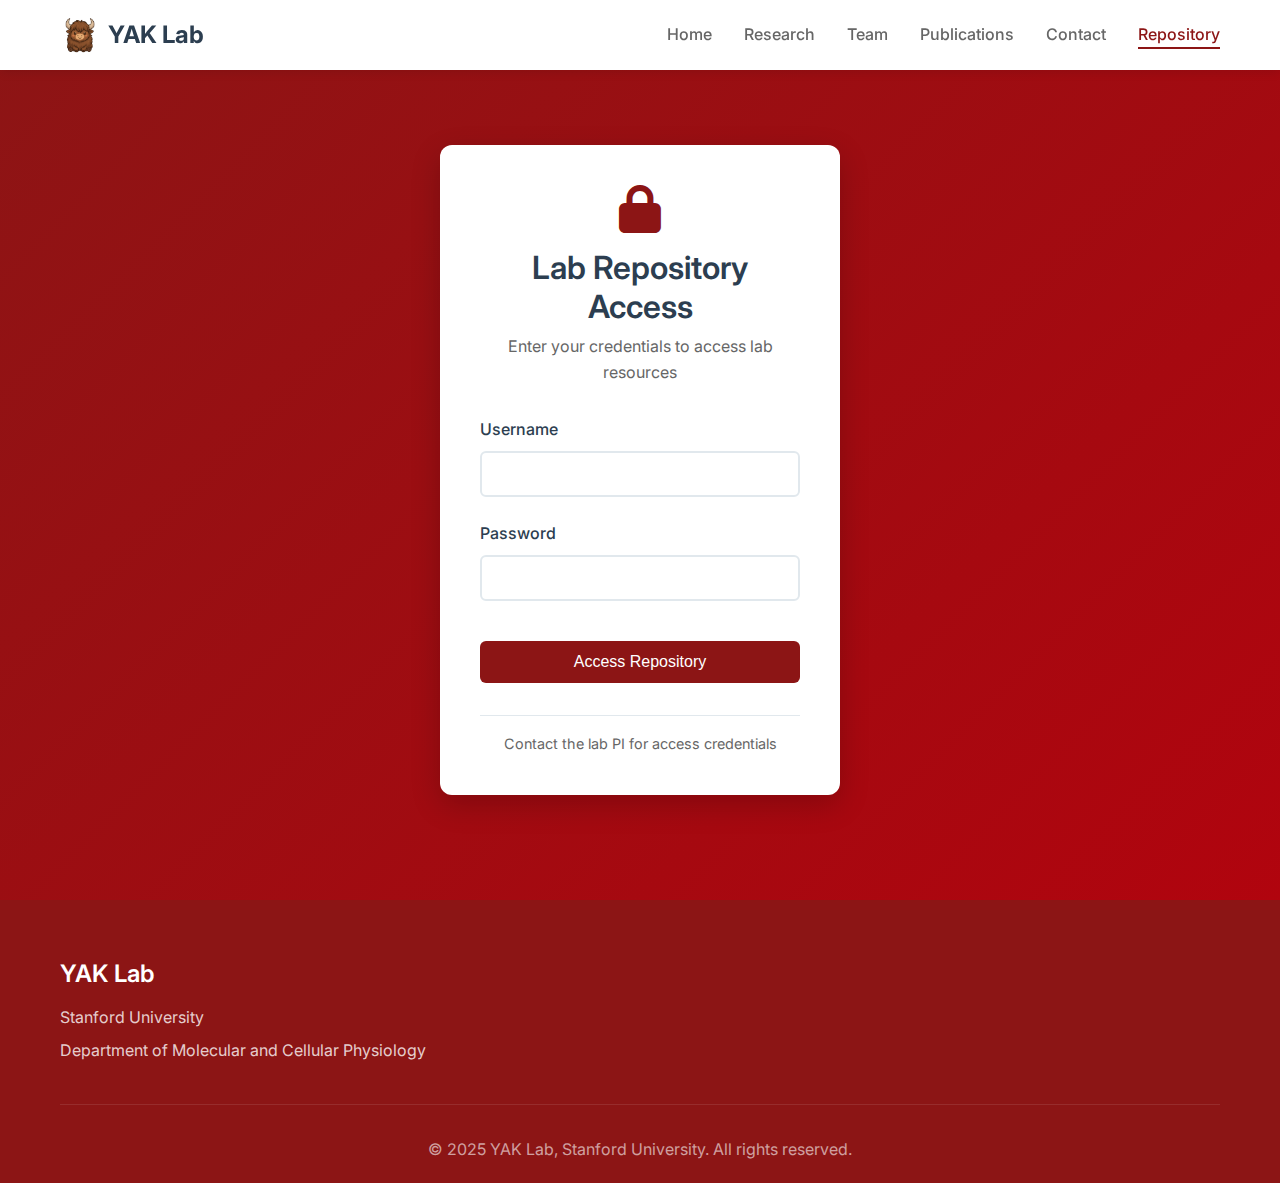
<file: repository.html>
<!DOCTYPE html>
<html lang="en">
<head>
    <meta charset="UTF-8">
    <meta name="viewport" content="width=device-width, initial-scale=1.0">
    <title>Lab Repository - YAK Lab</title>
    <meta name="description" content="Protected repository for YAK Lab members - protocols, data, and resources">
    
    <!-- CSS -->
    <link rel="stylesheet" href="css/style.css">
    <link rel="stylesheet" href="css/repository.css">
    
    <!-- Fonts -->
    <link rel="preconnect" href="https://fonts.googleapis.com">
    <link rel="preconnect" href="https://fonts.gstatic.com" crossorigin>
    <link href="https://fonts.googleapis.com/css2?family=Inter:wght@300;400;500;600;700&display=swap" rel="stylesheet">
    
    <!-- Icons -->
    <link rel="stylesheet" href="https://cdnjs.cloudflare.com/ajax/libs/font-awesome/6.4.0/css/all.min.css">
    
    <!-- Favicon -->
    <link rel="icon" type="image/png" href="images/yak-logo.png">
</head>
<body>
    <!-- Navigation -->
    <nav class="navbar">
        <div class="nav-container">
            <div class="nav-logo">
                <a href="index.html">
                    <img src="images/yak-logo.png" alt="YAK Lab Logo" class="nav-logo-img">
                    <h2>YAK Lab</h2>
                </a>
            </div>
            <ul class="nav-menu">
                <button class="mobile-menu-close" aria-label="Close menu">×</button>
                <li class="nav-item">
                    <a href="index.html" class="nav-link">Home</a>
                </li>
                <li class="nav-item">
                    <a href="research.html" class="nav-link">Research</a>
                </li>
                <li class="nav-item">
                    <a href="team.html" class="nav-link">Team</a>
                </li>
                <li class="nav-item">
                    <a href="publications.html" class="nav-link">Publications</a>
                </li>
                <li class="nav-item">
                    <a href="contact.html" class="nav-link">Contact</a>
                </li>
                <li class="nav-item">
                    <a href="repository.html" class="nav-link active">Repository</a>
                </li>
            </ul>
            <div class="hamburger">
                <span class="bar"></span>
                <span class="bar"></span>
                <span class="bar"></span>
            </div>
        </div>
    </nav>

    <!-- Login Section -->
    <section class="login-section" id="login-section">
        <div class="container">
            <div class="login-container">
                <div class="login-card">
                    <div class="login-header">
                        <i class="fas fa-lock"></i>
                        <h2>Lab Repository Access</h2>
                        <p>Enter your credentials to access lab resources</p>
                    </div>
                    <form id="login-form" class="login-form">
                        <div class="form-group">
                            <label for="username">Username</label>
                            <input type="text" id="username" name="username" required>
                        </div>
                        <div class="form-group">
                            <label for="password">Password</label>
                            <input type="password" id="password" name="password" required>
                        </div>
                        <button type="submit" class="btn btn-primary">Access Repository</button>
                    </form>
                    <div class="login-footer">
                        <p>Contact the lab PI for access credentials</p>
                    </div>
                </div>
            </div>
        </div>
    </section>

    <!-- Repository Content (Hidden until login) -->
    <section class="repository-content" id="repository-content" style="display: none;">
        <div class="container">
            <div class="repository-header">
                <h1>Lab Repository</h1>
                <p>Welcome to the YAK Lab internal repository. Here you'll find protocols, data, and resources for our research.</p>
                <button id="logout-btn" class="btn btn-secondary">Logout</button>
            </div>

            <!-- Quick Access -->
            <div class="quick-access">
                <h2>Quick Access</h2>
                <div class="quick-grid">
                    <a href="#protocols" class="quick-card">
                        <i class="fas fa-flask"></i>
                        <h3>Protocols</h3>
                        <p>Lab protocols and methods</p>
                    </a>
                    <a href="#data" class="quick-card">
                        <i class="fas fa-database"></i>
                        <h3>Data Repository</h3>
                        <p>Research data and datasets</p>
                    </a>
                    <a href="#software" class="quick-card">
                        <i class="fas fa-code"></i>
                        <h3>Software & Code</h3>
                        <p>Analysis scripts and tools</p>
                    </a>
                    <a href="#resources" class="quick-card">
                        <i class="fas fa-book"></i>
                        <h3>Resources</h3>
                        <p>Papers, presentations, and more</p>
                    </a>
                </div>
            </div>

            <!-- Protocols Section -->
            <div class="repository-section" id="protocols">
                <h2>Lab Protocols</h2>
                <div class="protocol-grid">
                    <div class="protocol-card">
                        <div class="protocol-header">
                            <h3>RNA Extraction Protocol</h3>
                            <span class="protocol-version">v2.1</span>
                        </div>
                        <p>Standard protocol for RNA extraction from various sample types</p>
                        <div class="protocol-meta">
                            <span><i class="fas fa-calendar"></i> Updated: Dec 2024</span>
                            <span><i class="fas fa-user"></i> Author: YAK</span>
                        </div>
                        <a href="#" class="protocol-link">View Protocol →</a>
                    </div>
                    
                    <div class="protocol-card">
                        <div class="protocol-header">
                            <h3>CryoEM Sample Preparation</h3>
                            <span class="protocol-version">v1.3</span>
                        </div>
                        <p>Protocol for preparing RNA samples for CryoEM analysis</p>
                        <div class="protocol-meta">
                            <span><i class="fas fa-calendar"></i> Updated: Nov 2024</span>
                            <span><i class="fas fa-user"></i> Author: YAK</span>
                        </div>
                        <a href="#" class="protocol-link">View Protocol →</a>
                    </div>
                    
                    <div class="protocol-card">
                        <div class="protocol-header">
                            <h3>Machine Learning Pipeline</h3>
                            <span class="protocol-version">v1.0</span>
                        </div>
                        <p>Computational pipeline for RNA structure prediction</p>
                        <div class="protocol-meta">
                            <span><i class="fas fa-calendar"></i> Updated: Dec 2024</span>
                            <span><i class="fas fa-user"></i> Author: YAK</span>
                        </div>
                        <a href="#" class="protocol-link">View Protocol →</a>
                    </div>
                </div>
            </div>

            <!-- Data Repository Section -->
            <div class="repository-section" id="data">
                <h2>Data Repository</h2>
                <div class="data-grid">
                    <div class="data-card">
                        <div class="data-header">
                            <h3>RNA Structure Datasets</h3>
                            <span class="data-size">2.3 GB</span>
                        </div>
                        <p>Compiled datasets of RNA structures for machine learning training</p>
                        <div class="data-meta">
                            <span><i class="fas fa-calendar"></i> Last updated: Dec 2024</span>
                            <span><i class="fas fa-download"></i> Downloads: 15</span>
                        </div>
                        <a href="#" class="data-link">Download Dataset →</a>
                    </div>
                    
                    <div class="data-card">
                        <div class="data-header">
                            <h3>CryoEM Maps</h3>
                            <span class="data-size">5.7 GB</span>
                        </div>
                        <p>High-resolution CryoEM maps of RNA-protein complexes</p>
                        <div class="data-meta">
                            <span><i class="fas fa-calendar"></i> Last updated: Nov 2024</span>
                            <span><i class="fas fa-download"></i> Downloads: 8</span>
                        </div>
                        <a href="#" class="data-link">Download Maps →</a>
                    </div>
                </div>
            </div>

            <!-- Software Section -->
            <div class="repository-section" id="software">
                <h2>Software & Code</h2>
                <div class="software-grid">
                    <div class="software-card">
                        <div class="software-header">
                            <h3>RNA Structure Predictor</h3>
                            <span class="software-version">v1.2.0</span>
                        </div>
                        <p>Python package for predicting RNA secondary structure using machine learning</p>
                        <div class="software-meta">
                            <span><i class="fab fa-python"></i> Python 3.8+</span>
                            <span><i class="fab fa-github"></i> GitHub</span>
                        </div>
                        <a href="#" class="software-link">View Repository →</a>
                    </div>
                    
                    <div class="software-card">
                        <div class="software-header">
                            <h3>CryoEM Analysis Tools</h3>
                            <span class="software-version">v0.9.1</span>
                        </div>
                        <p>Custom scripts for processing and analyzing CryoEM data</p>
                        <div class="software-meta">
                            <span><i class="fab fa-python"></i> Python 3.8+</span>
                            <span><i class="fab fa-github"></i> GitHub</span>
                        </div>
                        <a href="#" class="software-link">View Repository →</a>
                    </div>
                </div>
            </div>

            <!-- MkDocs Documentation Section -->
            <div class="repository-section" id="mkdocs">
                <h2>Lab Documentation</h2>
                <div class="mkdocs-intro">
                    <p>Access the complete lab documentation with protocols, data, software guides, and resources. Lab members can update content by uploading Markdown files.</p>
                </div>
                <div class="mkdocs-container">
                    <div class="mkdocs-placeholder">
                        <i class="fas fa-book"></i>
                        <h3>YAK Lab Documentation</h3>
                        <p>Your lab documentation will be embedded here once MkDocs is set up.</p>
                        <div class="mkdocs-setup-info">
                            <h4>Setup Instructions:</h4>
                            <ol>
                                <li>Install MkDocs: <code>pip install mkdocs mkdocs-material</code></li>
                                <li>Create site: <code>mkdocs new yak-lab-docs</code></li>
                                <li>Configure: Edit <code>mkdocs.yml</code></li>
                                <li>Deploy: <code>mkdocs gh-deploy</code></li>
                                <li>Replace the placeholder with your docs URL</li>
                            </ol>
                        </div>
                    </div>
                </div>
                <div class="mkdocs-actions">
                    <a href="#" class="btn btn-primary" id="mkdocs-full-link" target="_blank">
                        <i class="fas fa-external-link-alt"></i> Open Full Documentation
                    </a>
                    <a href="#" class="btn btn-secondary" id="mkdocs-edit-link" target="_blank">
                        <i class="fas fa-edit"></i> Edit on GitHub
                    </a>
                    <button class="btn btn-outline" onclick="showMkDocsSetup()">
                        <i class="fas fa-cog"></i> Setup Instructions
                    </button>
                </div>
            </div>

            <!-- Resources Section -->
            <div class="repository-section" id="resources">
                <h2>Lab Resources</h2>
                <div class="resources-grid">
                    <div class="resource-card">
                        <h3>Lab Presentations</h3>
                        <ul>
                            <li><a href="#">Lab Meeting Slides - Dec 2024</a></li>
                            <li><a href="#">Conference Presentation - RNA Society</a></li>
                            <li><a href="#">Grant Proposal Materials</a></li>
                        </ul>
                    </div>
                    
                    <div class="resource-card">
                        <h3>Reference Materials</h3>
                        <ul>
                            <li><a href="#">Key Papers Collection</a></li>
                            <li><a href="#">Equipment Manuals</a></li>
                            <li><a href="#">Safety Protocols</a></li>
                        </ul>
                    </div>
                    
                    <div class="resource-card">
                        <h3>Lab Calendar</h3>
                        <ul>
                            <li><a href="#">Lab Meeting Schedule</a></li>
                            <li><a href="#">Equipment Reservations</a></li>
                            <li><a href="#">Conference Deadlines</a></li>
                        </ul>
                    </div>
                </div>
            </div>
        </div>
    </section>

    <!-- Footer -->
    <footer class="footer">
        <div class="container">
            <div class="footer-content">
                <div class="footer-section">
                    <h3>YAK Lab</h3>
                    <p>Stanford University</p>
                    <p>Department of Molecular and Cellular Physiology</p>
                </div>
            </div>
            <div class="footer-bottom">
                <p>&copy; 2025 YAK Lab, Stanford University. All rights reserved.</p>
            </div>
        </div>
    </footer>

    <!-- JavaScript -->
    <script src="js/main.js"></script>
    <script src="js/repository.js"></script>
    <script src="js/cms-integration.js"></script>
</body>
</html>
</file>
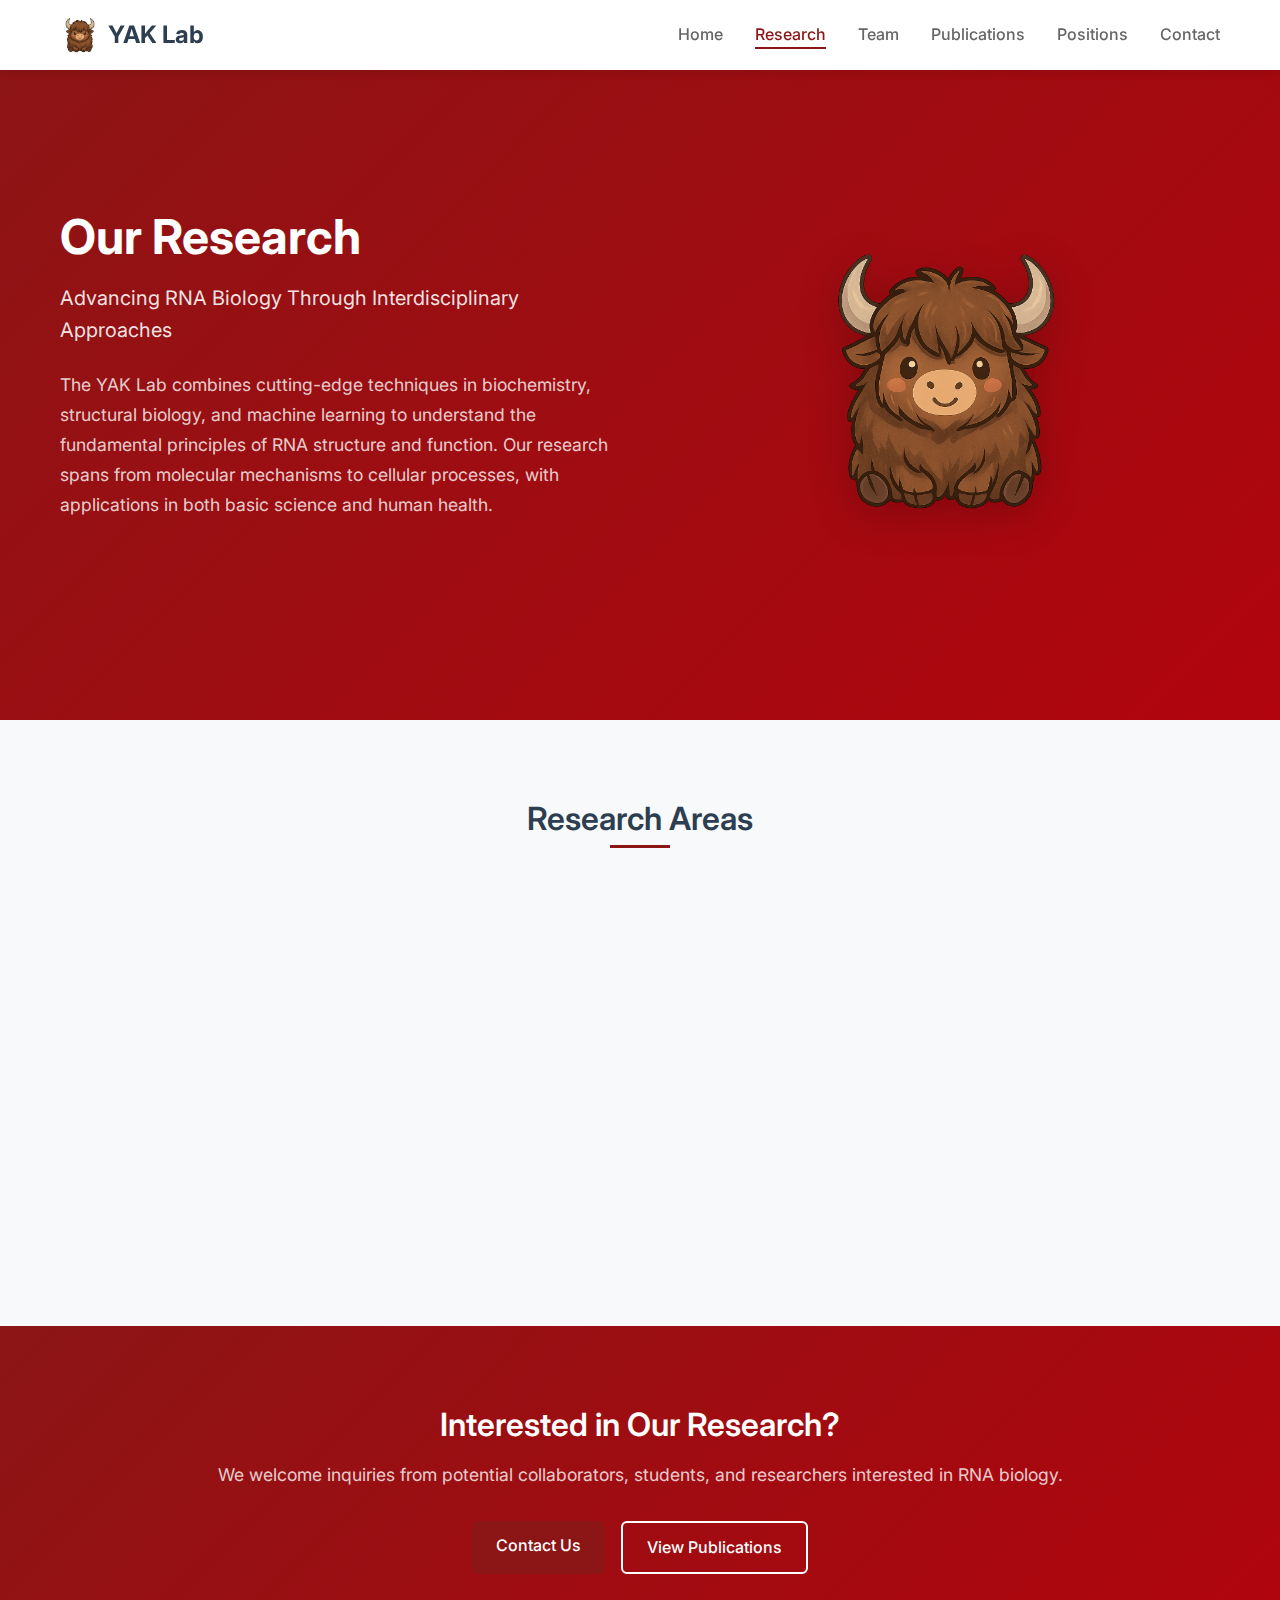
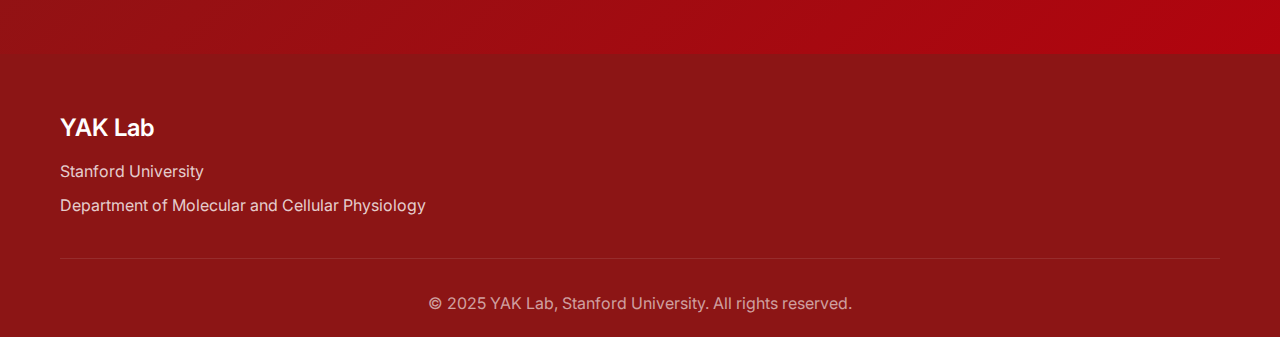
<file: research.html>
<!DOCTYPE html>
<html lang="en">
<head>
    <meta charset="UTF-8">
    <meta name="viewport" content="width=device-width, initial-scale=1.0">
    <title>Research - Yousuf A. Khan (YAK) Lab - Stanford University</title>
    <meta name="description" content="Research areas and projects in the YAK Lab - RNA structure, machine learning, and viral biology in Molecular and Cellular Physiology at Stanford University">
    
    <!-- CSS -->
    <link rel="stylesheet" href="css/style.css">
    
    <!-- Fonts -->
    <link rel="preconnect" href="https://fonts.googleapis.com">
    <link rel="preconnect" href="https://fonts.gstatic.com" crossorigin>
    <link href="https://fonts.googleapis.com/css2?family=Inter:wght@300;400;500;600;700&display=swap" rel="stylesheet">
    
    <!-- Icons -->
    <link rel="stylesheet" href="https://cdnjs.cloudflare.com/ajax/libs/font-awesome/6.4.0/css/all.min.css">
    
    <!-- Favicon -->
    <link rel="icon" type="image/png" href="images/yak-logo.png">
</head>
<body>
    <!-- Navigation -->
    <nav class="navbar">
        <div class="nav-container">
            <div class="nav-logo">
                <a href="index.html">
                    <img src="images/yak-logo.png" alt="YAK Lab Logo" class="nav-logo-img">
                    <h2>YAK Lab</h2>
                </a>
            </div>
            <ul class="nav-menu">
                <li class="nav-item">
                    <a href="index.html" class="nav-link">Home</a>
                </li>
                <li class="nav-item">
                    <a href="research.html" class="nav-link active">Research</a>
                </li>
                <li class="nav-item">
                    <a href="team.html" class="nav-link">Team</a>
                </li>
                <li class="nav-item">
                    <a href="publications.html" class="nav-link">Publications</a>
                </li>
                <li class="nav-item">
                    <a href="positions.html" class="nav-link">Positions</a>
                </li>
                <li class="nav-item">
                    <a href="contact.html" class="nav-link">Contact</a>
                </li>

            </ul>
            <div class="hamburger">
                <span class="bar"></span>
                <span class="bar"></span>
                <span class="bar"></span>
            </div>
        </div>
    </nav>

    <!-- Hero Section -->
    <section class="hero">
        <div class="hero-container">
            <div class="hero-content">
                <h1 class="hero-title">Our Research</h1>
                <p class="hero-subtitle">Advancing RNA Biology Through Interdisciplinary Approaches</p>
                <p class="hero-description">
                    The YAK Lab combines cutting-edge techniques in biochemistry, structural biology, and machine learning 
                    to understand the fundamental principles of RNA structure and function. Our research spans from 
                    molecular mechanisms to cellular processes, with applications in both basic science and human health.
                </p>
            </div>
            <div class="hero-image">
                <div class="hero-logo">
                    <img src="images/yak-logo.png" alt="YAK Lab Logo" class="hero-logo-img">
                </div>
            </div>
        </div>
    </section>

    <!-- Research Areas -->
    <section class="research-areas">
        <div class="container">
            <h2 class="section-title">Research Areas</h2>
            <div class="research-grid">
                <div class="research-card">
                    <div class="research-icon">
                        <i class="fas fa-brain"></i>
                    </div>
                    <h3>Machine Learning for RNA Structure</h3>
                    <p>Developing and applying machine learning approaches to understand RNA folding principles and predict RNA structure-function relationships.</p>

                </div>
                
                <div class="research-card">
                    <div class="research-icon">
                        <i class="fas fa-microscope"></i>
                    </div>
                    <h3>Structural Biology & Biochemistry</h3>
                    <p>Using CryoEM/ET and biochemical approaches to determine RNA structures and characterize RNA:protein interactions at molecular resolution.</p>

                </div>
                
                <div class="research-card">
                    <div class="research-icon">
                        <i class="fas fa-virus"></i>
                    </div>
                    <h3>Viral and Cellular RNA Biology</h3>
                    <p>Investigating how viruses and cells utilize their RNA structures and RNA binding proteins to regulate cellular processes and viral pathogenesis.</p>

                </div>
            </div>
        </div>
    </section>







    <!-- Call to Action -->
    <section class="cta">
        <div class="container">
            <div class="cta-content">
                <h2>Interested in Our Research?</h2>
                <p>We welcome inquiries from potential collaborators, students, and researchers interested in RNA biology.</p>
                <div class="cta-buttons">
                    <a href="contact.html" class="btn btn-primary">Contact Us</a>
                    <a href="publications.html" class="btn btn-secondary">View Publications</a>
                </div>
            </div>
        </div>
    </section>

    <!-- Footer -->
    <footer class="footer">
        <div class="container">
            <div class="footer-content">
                <div class="footer-section">
                    <h3>YAK Lab</h3>
                    <p>Stanford University</p>
                    <p>Department of Molecular and Cellular Physiology</p>
                </div>
            </div>
            <div class="footer-bottom">
                <p>&copy; 2025 YAK Lab, Stanford University. All rights reserved.</p>
            </div>
        </div>
    </footer>

    <!-- JavaScript -->
    <script src="js/main.js"></script>
</body>
</html>
</file>
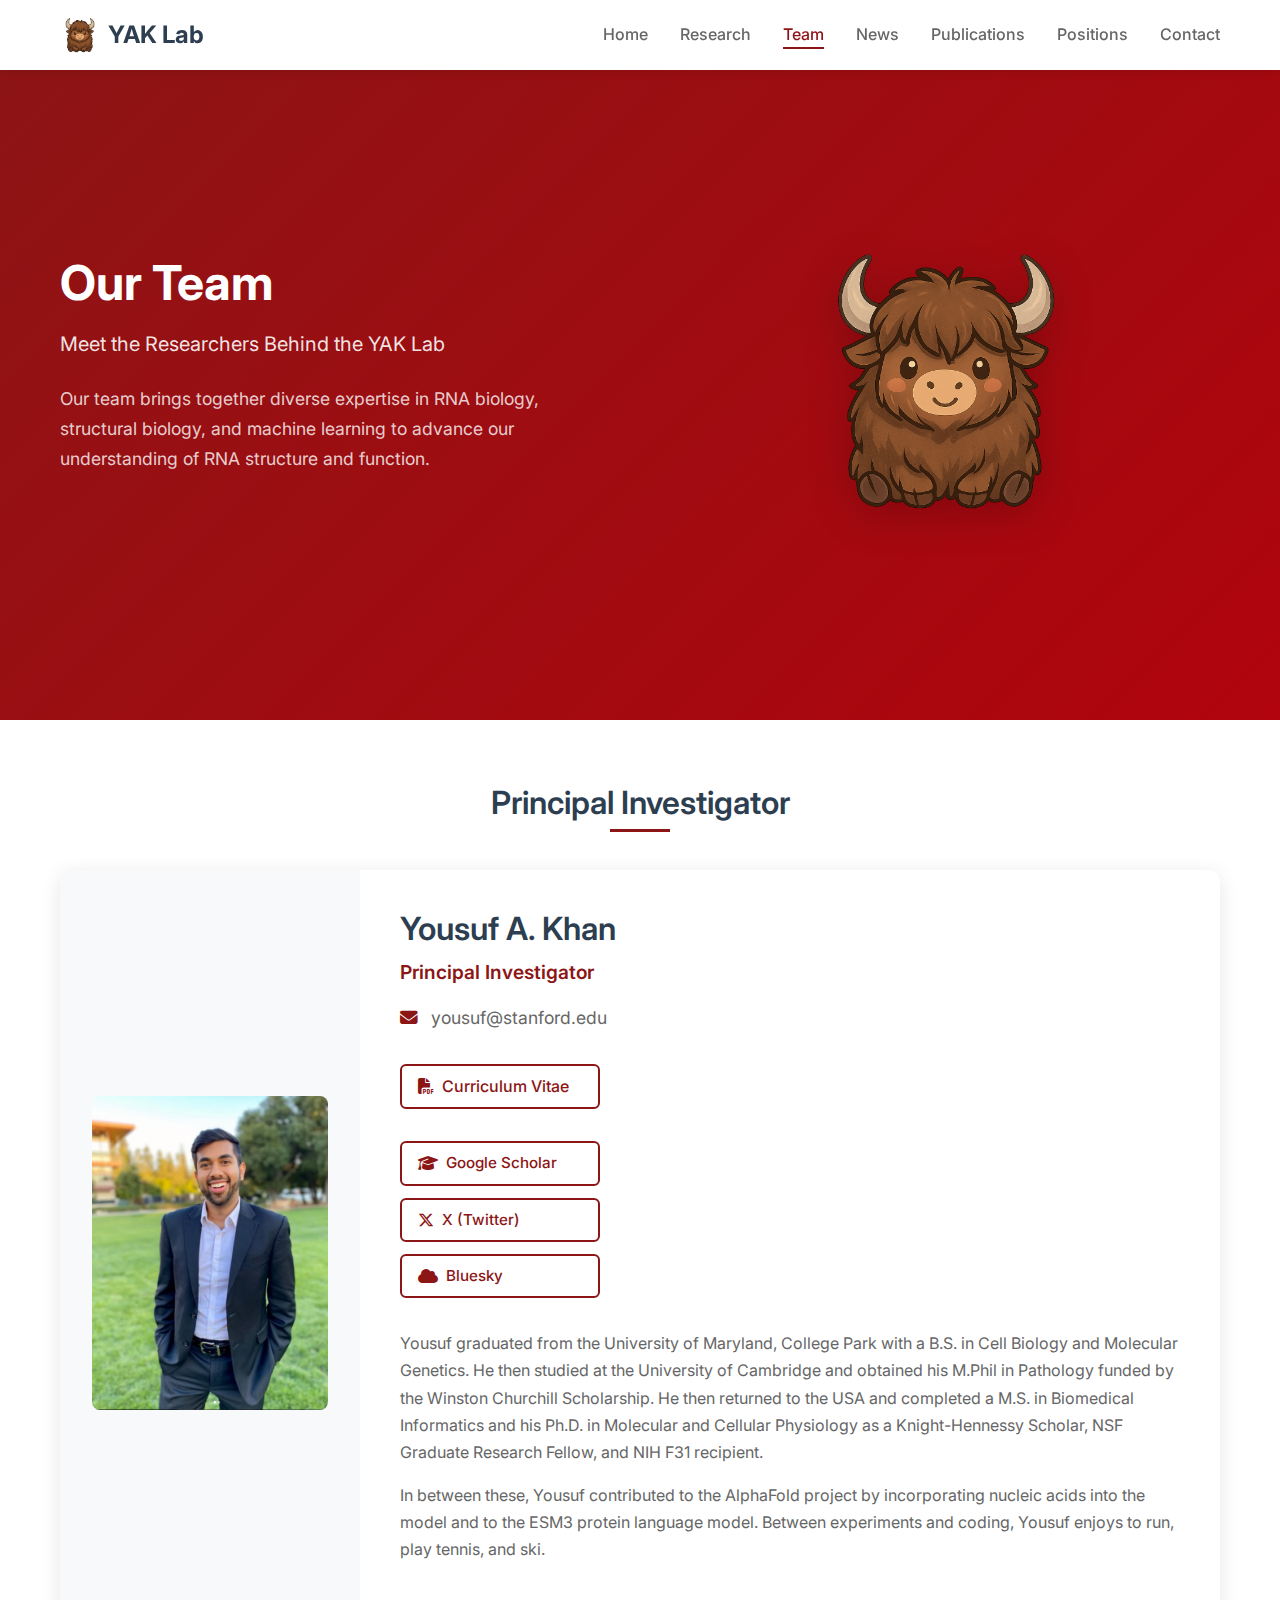
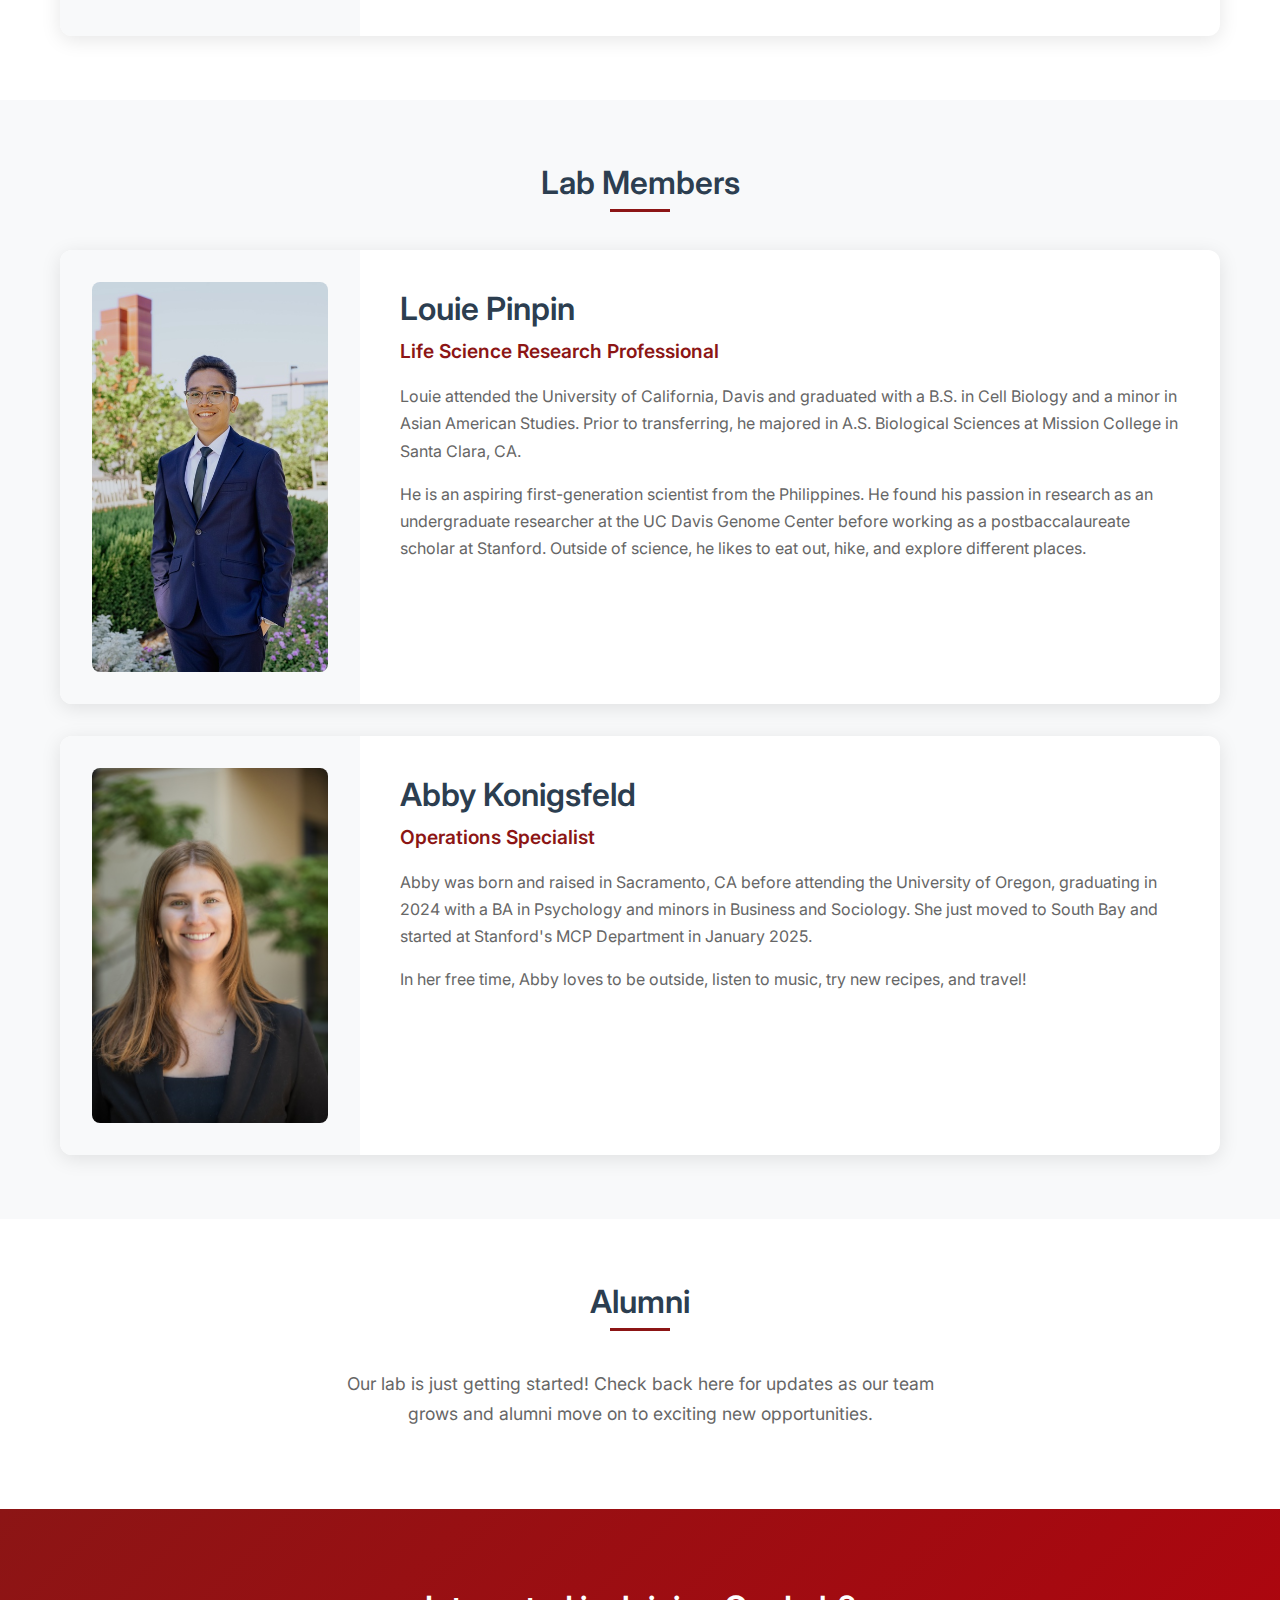
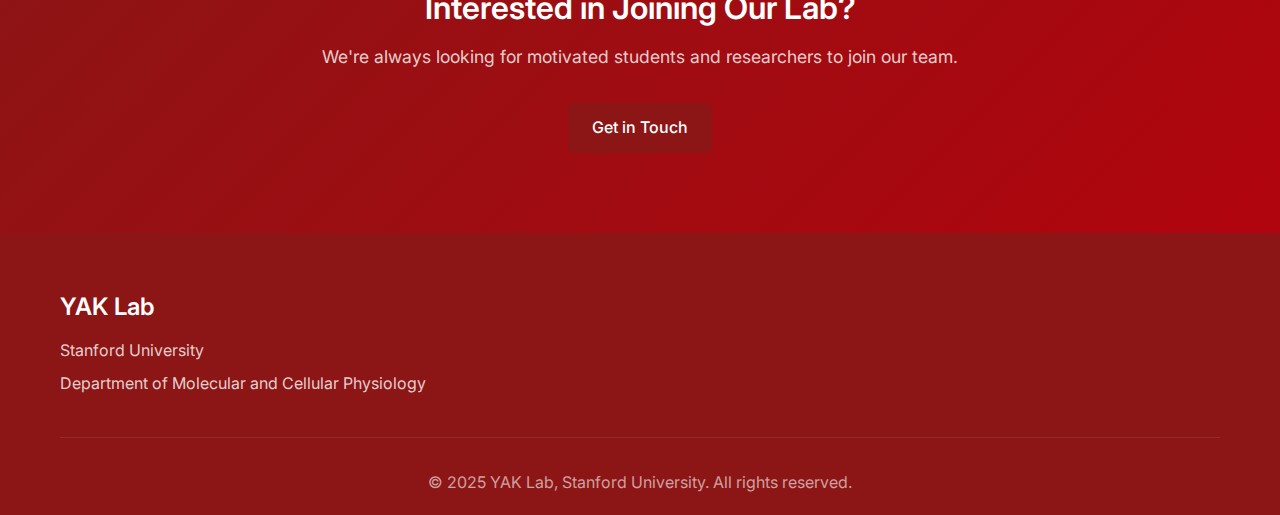
<file: team.html>
<!DOCTYPE html>
<html lang="en">
<head>
    <meta charset="UTF-8">
    <meta name="viewport" content="width=device-width, initial-scale=1.0">
    <title>Team - Yousuf A. Khan (YAK) Lab - Stanford University</title>
    <meta name="description" content="Meet the team of the YAK Lab - PI Yousuf A. Khan and lab members in Molecular and Cellular Physiology at Stanford University">
    
    <!-- CSS -->
    <link rel="stylesheet" href="css/style.css">
    
    <!-- Fonts -->
    <link rel="preconnect" href="https://fonts.googleapis.com">
    <link rel="preconnect" href="https://fonts.gstatic.com" crossorigin>
    <link href="https://fonts.googleapis.com/css2?family=Inter:wght@300;400;500;600;700&display=swap" rel="stylesheet">
    
    <!-- Icons -->
    <link rel="stylesheet" href="https://cdnjs.cloudflare.com/ajax/libs/font-awesome/6.4.0/css/all.min.css">
    
    <!-- Favicon -->
    <link rel="icon" type="image/png" href="images/yak-logo.png">
</head>
<body>
    <!-- Navigation -->
    <nav class="navbar">
        <div class="nav-container">
            <div class="nav-logo">
                <a href="index.html">
                    <img src="images/yak-logo.png" alt="YAK Lab Logo" class="nav-logo-img">
                    <h2>YAK Lab</h2>
                </a>
            </div>
            <ul class="nav-menu">
                <button class="mobile-menu-close" aria-label="Close menu">×</button>
                <li class="nav-item">
                    <a href="index.html" class="nav-link">Home</a>
                </li>
                <li class="nav-item">
                    <a href="research.html" class="nav-link">Research</a>
                </li>
                <li class="nav-item">
                    <a href="team.html" class="nav-link active">Team</a>
                </li>
                <li class="nav-item">
                    <a href="news.html" class="nav-link">News</a>
                </li>
                <li class="nav-item">
                    <a href="publications.html" class="nav-link">Publications</a>
                </li>
                <li class="nav-item">
                    <a href="positions.html" class="nav-link">Positions</a>
                </li>
                <li class="nav-item">
                    <a href="contact.html" class="nav-link">Contact</a>
                </li>
            </ul>
            <div class="hamburger">
                <span class="bar"></span>
                <span class="bar"></span>
                <span class="bar"></span>
            </div>
        </div>
    </nav>

    <!-- Hero Section -->
    <section class="hero">
        <div class="hero-container">
            <div class="hero-content">
                <h1 class="hero-title">Our Team</h1>
                <p class="hero-subtitle">Meet the Researchers Behind the YAK Lab</p>
                <p class="hero-description">
                    Our team brings together diverse expertise in RNA biology, structural biology, and machine learning 
                    to advance our understanding of RNA structure and function.
                </p>
            </div>
            <div class="hero-image">
                <div class="hero-logo">
                    <img src="images/yak-logo.png" alt="YAK Lab Logo" class="hero-logo-img">
                </div>
            </div>
        </div>
    </section>

    <!-- Principal Investigator -->
    <section class="pi-section">
        <div class="container">
            <h2 class="section-title">Principal Investigator</h2>
            <div class="pi-card">
                <div class="pi-photo">
                    <img src="images/yousuf-khan.png" alt="Yousuf A. Khan" class="pi-image">
                </div>
                <div class="pi-info">
                    <h3>Yousuf A. Khan</h3>
                    <p class="pi-title">Principal Investigator</p>
                    <p class="pi-email">
                        <i class="fas fa-envelope"></i> yousuf@stanford.edu
                    </p>
                    <p class="pi-cv">
                        <a href="files/yousuf-khan-CV.pdf" class="cv-link" target="_blank">
                            <i class="fas fa-file-pdf"></i> Curriculum Vitae
                        </a>
                    </p>
                    <div class="pi-social-links">
                        <a href="https://scholar.google.com/citations?user=iDndXgYAAAAJ&hl=en&oi=ao" class="social-link" target="_blank" aria-label="Google Scholar">
                            <i class="fas fa-graduation-cap"></i> Google Scholar
                        </a>
                        <a href="https://x.com/TheYousufKhan" class="social-link" target="_blank" aria-label="X (Twitter)">
                            <i class="fab fa-x-twitter"></i> X (Twitter)
                        </a>
                        <a href="https://bsky.app/profile/yousufakhan.bsky.social" class="social-link" target="_blank" aria-label="Bluesky">
                            <i class="fas fa-cloud"></i> Bluesky
                        </a>
                    </div>
                    <div class="pi-bio">
                        <p>
                            Yousuf graduated from the University of Maryland, College Park with a B.S. in Cell Biology and Molecular Genetics. 
                            He then studied at the University of Cambridge and obtained his M.Phil in Pathology funded by the Winston Churchill Scholarship. 
                            He then returned to the USA and completed a M.S. in Biomedical Informatics and his Ph.D. in Molecular and Cellular Physiology 
                            as a Knight-Hennessy Scholar, NSF Graduate Research Fellow, and NIH F31 recipient.
                        </p>
                        <p>
                            In between these, Yousuf contributed to the AlphaFold project by incorporating nucleic acids into the model and to the ESM3 protein language model. 
                            Between experiments and coding, Yousuf enjoys to run, play tennis, and ski.
                        </p>
                    </div>
                </div>
            </div>
        </div>
    </section>

    <!-- Lab Members -->
    <section class="lab-members">
        <div class="container">
            <h2 class="section-title">Lab Members</h2>
            <div class="members-grid">
                <div class="member-card">
                    <div class="member-photo">
                        <img src="images/Louie_P.jpg" alt="Louie Pinpin" class="member-image">
                    </div>
                    <div class="member-info">
                        <h3>Louie Pinpin</h3>
                        <p class="member-title">Life Science Research Professional</p>
                        <div class="member-bio">
                            <p>
                                Louie attended the University of California, Davis and graduated with a B.S. in Cell Biology and a minor in Asian American Studies. 
                                Prior to transferring, he majored in A.S. Biological Sciences at Mission College in Santa Clara, CA.
                            </p>
                            <p>
                                He is an aspiring first-generation scientist from the Philippines. He found his passion in research as an undergraduate researcher 
                                at the UC Davis Genome Center before working as a postbaccalaureate scholar at Stanford. Outside of science, he likes to eat out, 
                                hike, and explore different places.
                            </p>
                        </div>
                    </div>
                </div>
                
                <div class="member-card">
                    <div class="member-photo">
                        <img src="images/abby.jpg" alt="Abby Konigsfeld" class="member-image">
                    </div>
                    <div class="member-info">
                        <h3>Abby Konigsfeld</h3>
                        <p class="member-title">Operations Specialist</p>
                        <div class="member-bio">
                            <p>
                                Abby was born and raised in Sacramento, CA before attending the University of Oregon, graduating in 2024 with a BA in Psychology 
                                and minors in Business and Sociology. She just moved to South Bay and started at Stanford's MCP Department in January 2025.
                            </p>
                            <p>
                                In her free time, Abby loves to be outside, listen to music, try new recipes, and travel!
                            </p>
                        </div>
                    </div>
                </div>
            </div>
        </div>
    </section>

    <!-- Alumni -->
    <section class="alumni">
        <div class="container">
            <h2 class="section-title">Alumni</h2>
            <div class="alumni-content">
                <p>Our lab is just getting started! Check back here for updates as our team grows and alumni move on to exciting new opportunities.</p>
            </div>
        </div>
    </section>

    <!-- Call to Action -->
    <section class="cta">
        <div class="container">
            <div class="cta-content">
                <h2>Interested in Joining Our Lab?</h2>
                <p>We're always looking for motivated students and researchers to join our team.</p>
                <a href="contact.html" class="btn btn-primary">Get in Touch</a>
            </div>
        </div>
    </section>

    <!-- Footer -->
    <footer class="footer">
        <div class="container">
            <div class="footer-content">
                <div class="footer-section">
                    <h3>YAK Lab</h3>
                    <p>Stanford University</p>
                    <p>Department of Molecular and Cellular Physiology</p>
                </div>
            </div>
            <div class="footer-bottom">
                <p>&copy; 2025 YAK Lab, Stanford University. All rights reserved.</p>
            </div>
        </div>
    </footer>

    <!-- JavaScript -->
    <script src="js/main.js"></script>
</body>
</html>
</file>
<file: css/repository.css>
/* Repository Page Styles */

/* Login Section */
.login-section {
    padding: 120px 0 80px;
    background: linear-gradient(135deg, #8C1515 0%, #B1040E 100%);
    min-height: 100vh;
    display: flex;
    align-items: center;
}

.login-container {
    max-width: 400px;
    margin: 0 auto;
    width: 100%;
}

.login-card {
    background: white;
    padding: 2.5rem;
    border-radius: 12px;
    box-shadow: 0 10px 30px rgba(0,0,0,0.2);
    text-align: center;
}

.login-header {
    margin-bottom: 2rem;
}

.login-header i {
    font-size: 3rem;
    color: #8C1515;
    margin-bottom: 1rem;
}

.login-header h2 {
    color: #2c3e50;
    margin-bottom: 0.5rem;
}

.login-header p {
    color: #666;
    margin: 0;
}

.login-form {
    text-align: left;
}

.form-group {
    margin-bottom: 1.5rem;
}

.form-group label {
    display: block;
    margin-bottom: 0.5rem;
    color: #2c3e50;
    font-weight: 500;
}

.form-group input {
    width: 100%;
    padding: 12px;
    border: 2px solid #e1e8ed;
    border-radius: 6px;
    font-size: 1rem;
    transition: border-color 0.3s ease;
}

.form-group input:focus {
    outline: none;
    border-color: #8C1515;
}

.login-form .btn {
    width: 100%;
    margin-top: 1rem;
}

.login-footer {
    margin-top: 2rem;
    padding-top: 1rem;
    border-top: 1px solid #e1e8ed;
}

.login-footer p {
    color: #666;
    font-size: 0.9rem;
    margin: 0;
}

/* Repository Content */
.repository-content {
    padding: 120px 0 80px;
    background: #f8f9fa;
}

.repository-header {
    text-align: center;
    margin-bottom: 3rem;
    position: relative;
}

.repository-header h1 {
    color: #2c3e50;
    margin-bottom: 1rem;
}

.repository-header p {
    color: #666;
    font-size: 1.1rem;
    margin-bottom: 2rem;
}

#logout-btn {
    position: absolute;
    top: 0;
    right: 0;
}

/* Quick Access */
.quick-access {
    margin-bottom: 4rem;
}

.quick-access h2 {
    text-align: center;
    margin-bottom: 2rem;
    color: #2c3e50;
}

.quick-grid {
    display: grid;
    grid-template-columns: repeat(auto-fit, minmax(250px, 1fr));
    gap: 1.5rem;
}

.quick-card {
    background: white;
    padding: 2rem;
    border-radius: 12px;
    box-shadow: 0 4px 20px rgba(0,0,0,0.1);
    text-decoration: none;
    color: inherit;
    text-align: center;
    transition: transform 0.3s ease, box-shadow 0.3s ease;
}

.quick-card:hover {
    transform: translateY(-5px);
    box-shadow: 0 8px 30px rgba(0,0,0,0.15);
    color: inherit;
}

.quick-card i {
    font-size: 2.5rem;
    color: #8C1515;
    margin-bottom: 1rem;
}

.quick-card h3 {
    color: #2c3e50;
    margin-bottom: 0.5rem;
}

.quick-card p {
    color: #666;
    margin: 0;
}

/* Repository Sections */
.repository-section {
    margin-bottom: 4rem;
    background: white;
    padding: 2rem;
    border-radius: 12px;
    box-shadow: 0 4px 20px rgba(0,0,0,0.1);
}

.repository-section h2 {
    color: #2c3e50;
    margin-bottom: 2rem;
    text-align: center;
    position: relative;
}

.repository-section h2::after {
    content: '';
    position: absolute;
    bottom: -10px;
    left: 50%;
    transform: translateX(-50%);
    width: 60px;
    height: 3px;
    background: #8C1515;
}

/* Protocol Cards */
.protocol-grid {
    display: grid;
    grid-template-columns: repeat(auto-fit, minmax(300px, 1fr));
    gap: 1.5rem;
}

.protocol-card {
    background: #f8f9fa;
    padding: 1.5rem;
    border-radius: 8px;
    border-left: 4px solid #8C1515;
    transition: transform 0.3s ease;
}

.protocol-card:hover {
    transform: translateY(-3px);
}

.protocol-header {
    display: flex;
    justify-content: space-between;
    align-items: center;
    margin-bottom: 1rem;
}

.protocol-header h3 {
    color: #2c3e50;
    margin: 0;
}

.protocol-version {
    background: #8C1515;
    color: white;
    padding: 0.25rem 0.5rem;
    border-radius: 4px;
    font-size: 0.8rem;
    font-weight: 500;
}

.protocol-card p {
    color: #666;
    margin-bottom: 1rem;
}

.protocol-meta {
    display: flex;
    gap: 1rem;
    margin-bottom: 1rem;
    font-size: 0.9rem;
    color: #666;
}

.protocol-meta span {
    display: flex;
    align-items: center;
    gap: 0.25rem;
}

.protocol-link {
    color: #8C1515;
    text-decoration: none;
    font-weight: 500;
    transition: color 0.3s ease;
}

.protocol-link:hover {
    color: #B1040E;
}

/* Data Cards */
.data-grid {
    display: grid;
    grid-template-columns: repeat(auto-fit, minmax(300px, 1fr));
    gap: 1.5rem;
}

.data-card {
    background: #f8f9fa;
    padding: 1.5rem;
    border-radius: 8px;
    border-left: 4px solid #8C1515;
    transition: transform 0.3s ease;
}

.data-card:hover {
    transform: translateY(-3px);
}

.data-header {
    display: flex;
    justify-content: space-between;
    align-items: center;
    margin-bottom: 1rem;
}

.data-header h3 {
    color: #2c3e50;
    margin: 0;
}

.data-size {
    background: #8C1515;
    color: white;
    padding: 0.25rem 0.5rem;
    border-radius: 4px;
    font-size: 0.8rem;
    font-weight: 500;
}

.data-card p {
    color: #666;
    margin-bottom: 1rem;
}

.data-meta {
    display: flex;
    gap: 1rem;
    margin-bottom: 1rem;
    font-size: 0.9rem;
    color: #666;
}

.data-meta span {
    display: flex;
    align-items: center;
    gap: 0.25rem;
}

.data-link {
    color: #8C1515;
    text-decoration: none;
    font-weight: 500;
    transition: color 0.3s ease;
}

.data-link:hover {
    color: #B1040E;
}

/* Software Cards */
.software-grid {
    display: grid;
    grid-template-columns: repeat(auto-fit, minmax(300px, 1fr));
    gap: 1.5rem;
}

.software-card {
    background: #f8f9fa;
    padding: 1.5rem;
    border-radius: 8px;
    border-left: 4px solid #8C1515;
    transition: transform 0.3s ease;
}

.software-card:hover {
    transform: translateY(-3px);
}

.software-header {
    display: flex;
    justify-content: space-between;
    align-items: center;
    margin-bottom: 1rem;
}

.software-header h3 {
    color: #2c3e50;
    margin: 0;
}

.software-version {
    background: #8C1515;
    color: white;
    padding: 0.25rem 0.5rem;
    border-radius: 4px;
    font-size: 0.8rem;
    font-weight: 500;
}

.software-card p {
    color: #666;
    margin-bottom: 1rem;
}

.software-meta {
    display: flex;
    gap: 1rem;
    margin-bottom: 1rem;
    font-size: 0.9rem;
    color: #666;
}

.software-meta span {
    display: flex;
    align-items: center;
    gap: 0.25rem;
}

.software-link {
    color: #8C1515;
    text-decoration: none;
    font-weight: 500;
    transition: color 0.3s ease;
}

.software-link:hover {
    color: #B1040E;
}

/* Wiki Section */
.wiki-intro {
    text-align: center;
    margin-bottom: 2rem;
}

.wiki-intro p {
    color: #666;
    font-size: 1.1rem;
    max-width: 600px;
    margin: 0 auto;
}

.wiki-container {
    background: white;
    border-radius: 12px;
    box-shadow: 0 4px 20px rgba(0,0,0,0.1);
    overflow: hidden;
    margin-bottom: 2rem;
}

.wiki-placeholder {
    padding: 3rem;
    text-align: center;
    background: linear-gradient(135deg, #f8f9fa 0%, #e9ecef 100%);
}

.wiki-placeholder i {
    font-size: 4rem;
    color: #8C1515;
    margin-bottom: 1rem;
}

.wiki-placeholder h3 {
    color: #2c3e50;
    margin-bottom: 1rem;
}

.wiki-placeholder p {
    color: #666;
    margin-bottom: 2rem;
}

.wiki-setup-info {
    background: white;
    padding: 1.5rem;
    border-radius: 8px;
    text-align: left;
    max-width: 500px;
    margin: 0 auto;
}

.wiki-setup-info h4 {
    color: #2c3e50;
    margin-bottom: 1rem;
}

.wiki-setup-info ol {
    color: #666;
    line-height: 1.6;
}

.wiki-setup-info code {
    background: #f8f9fa;
    padding: 0.2rem 0.4rem;
    border-radius: 4px;
    font-family: 'Courier New', monospace;
    color: #8C1515;
}

.wiki-actions {
    display: flex;
    gap: 1rem;
    justify-content: center;
    flex-wrap: wrap;
}

.btn-outline {
    background: transparent;
    color: #8C1515;
    border: 2px solid #8C1515;
    transition: all 0.3s ease;
}

.btn-outline:hover {
    background: #8C1515;
    color: white;
    transform: translateY(-2px);
}

/* Wiki iframe (when active) */
.wiki-iframe {
    width: 100%;
    height: 600px;
    border: none;
    border-radius: 12px;
}

/* MkDocs Section */
.mkdocs-intro {
    text-align: center;
    margin-bottom: 2rem;
}

.mkdocs-intro p {
    color: #666;
    max-width: 600px;
    margin: 0 auto;
}

.mkdocs-container {
    background: white;
    border-radius: 12px;
    padding: 2rem;
    box-shadow: 0 4px 20px rgba(0,0,0,0.1);
    margin-bottom: 2rem;
}

.mkdocs-placeholder {
    text-align: center;
    padding: 3rem 2rem;
    border: 2px dashed #e1e8ed;
    border-radius: 8px;
    background: #f8f9fa;
}

.mkdocs-placeholder i {
    font-size: 3rem;
    color: #8C1515;
    margin-bottom: 1rem;
}

.mkdocs-placeholder h3 {
    color: #2c3e50;
    margin-bottom: 1rem;
}

.mkdocs-placeholder p {
    color: #666;
    margin-bottom: 2rem;
}

.mkdocs-setup-info {
    text-align: left;
    max-width: 600px;
    margin: 0 auto;
    background: white;
    padding: 1.5rem;
    border-radius: 8px;
    border: 1px solid #e1e8ed;
}

.mkdocs-setup-info h4 {
    color: #2c3e50;
    margin-bottom: 1rem;
}

.mkdocs-setup-info ol {
    color: #666;
    line-height: 1.6;
}

.mkdocs-setup-info code {
    background: #f8f9fa;
    padding: 0.2rem 0.4rem;
    border-radius: 4px;
    font-family: 'Courier New', monospace;
    color: #8C1515;
}

.mkdocs-actions {
    display: flex;
    gap: 1rem;
    justify-content: center;
    flex-wrap: wrap;
}

.mkdocs-iframe {
    width: 100%;
    height: 600px;
    border: none;
    border-radius: 12px;
}

/* Resources */
.resources-grid {
    display: grid;
    grid-template-columns: repeat(auto-fit, minmax(250px, 1fr));
    gap: 1.5rem;
}

.resource-card {
    background: #f8f9fa;
    padding: 1.5rem;
    border-radius: 8px;
    border-left: 4px solid #8C1515;
}

.resource-card h3 {
    color: #2c3e50;
    margin-bottom: 1rem;
}

.resource-card ul {
    list-style: none;
    padding: 0;
    margin: 0;
}

.resource-card li {
    margin-bottom: 0.5rem;
}

.resource-card a {
    color: #8C1515;
    text-decoration: none;
    transition: color 0.3s ease;
}

.resource-card a:hover {
    color: #B1040E;
}

/* Responsive Design */
@media (max-width: 768px) {
    .login-container {
        padding: 0 20px;
    }
    
    .login-card {
        padding: 2rem;
    }
    
    .repository-header {
        text-align: left;
    }
    
    #logout-btn {
        position: static;
        margin-top: 1rem;
    }
    
    .quick-grid,
    .protocol-grid,
    .data-grid,
    .software-grid,
    .resources-grid {
        grid-template-columns: 1fr;
    }
    
    .protocol-meta,
    .data-meta,
    .software-meta {
        flex-direction: column;
        gap: 0.5rem;
    }
}

@media (max-width: 480px) {
    .login-card {
        padding: 1.5rem;
    }
    
    .repository-section {
        padding: 1.5rem;
    }
    
    .protocol-card,
    .data-card,
    .software-card,
    .resource-card {
        padding: 1rem;
    }
}
</file>
<file: css/style.css>
/* Reset and Base Styles */
* {
    margin: 0;
    padding: 0;
    box-sizing: border-box;
}

body {
    font-family: 'Inter', -apple-system, BlinkMacSystemFont, 'Segoe UI', Roboto, sans-serif;
    line-height: 1.6;
    color: #333;
    background-color: #fff;
}

.container {
    max-width: 1200px;
    margin: 0 auto;
    padding: 0 20px;
}

/* Typography */
h1, h2, h3, h4, h5, h6 {
    font-weight: 600;
    line-height: 1.2;
    margin-bottom: 1rem;
}

h1 { font-size: 2.5rem; }
h2 { font-size: 2rem; }
h3 { font-size: 1.5rem; }
h4 { font-size: 1.25rem; }

p {
    margin-bottom: 1rem;
    color: #666;
}

/* Navigation */
.navbar {
    background: #fff;
    box-shadow: 0 2px 10px rgba(0,0,0,0.1);
    position: fixed;
    top: 0;
    width: 100%;
    z-index: 1000;
    transition: all 0.3s ease;
}

.nav-container {
    max-width: 1200px;
    margin: 0 auto;
    padding: 0 20px;
    display: flex;
    justify-content: space-between;
    align-items: center;
    height: 70px;
}

.nav-logo a {
    text-decoration: none;
    color: #2c3e50;
    display: flex;
    align-items: center;
    gap: 0.5rem;
}

.nav-logo-img {
    height: 40px;
    width: auto;
    border-radius: 8px;
    transition: transform 0.3s ease;
}

.nav-logo a:hover .nav-logo-img {
    transform: scale(1.05);
}

.nav-logo h2 {
    margin: 0;
    font-size: 1.5rem;
    font-weight: 700;
}

.nav-menu {
    display: flex;
    list-style: none;
    gap: 2rem;
}

.nav-link {
    text-decoration: none;
    color: #666;
    font-weight: 500;
    transition: color 0.3s ease;
    position: relative;
}

.nav-link:hover,
.nav-link.active {
    color: #8C1515;
}

.nav-link::after {
    content: '';
    position: absolute;
    bottom: -5px;
    left: 0;
    width: 0;
    height: 2px;
    background: #8C1515;
    transition: width 0.3s ease;
}

.nav-link:hover::after,
.nav-link.active::after {
    width: 100%;
}

.mobile-menu-close {
    display: none;
}

.hamburger {
    display: none;
    flex-direction: column;
    cursor: pointer;
    padding: 0.5rem;
    border-radius: 4px;
    transition: background-color 0.3s ease;
}

.hamburger:hover {
    background-color: #f0f0f0;
}

.bar {
    width: 25px;
    height: 3px;
    background: #333;
    margin: 3px 0;
    transition: 0.3s;
}

/* Hero Section */
.hero {
    padding: 120px 0 80px;
    background: linear-gradient(135deg, #8C1515 0%, #B1040E 100%);
    color: white;
    min-height: 80vh;
    display: flex;
    align-items: center;
}

.hero-container {
    max-width: 1200px;
    margin: 0 auto;
    padding: 0 20px;
    display: grid;
    grid-template-columns: 1fr 1fr;
    gap: 4rem;
    align-items: center;
}

.hero-title {
    font-size: 3rem;
    font-weight: 700;
    margin-bottom: 1rem;
    color: white;
    white-space: nowrap;
}

.hero-subtitle {
    font-size: 1.25rem;
    margin-bottom: 1.5rem;
    color: rgba(255,255,255,0.9);
}

.hero-description {
    font-size: 1.1rem;
    margin-bottom: 2rem;
    color: rgba(255,255,255,0.8);
    line-height: 1.7;
}

.hero-buttons {
    display: flex;
    gap: 1rem;
    flex-wrap: wrap;
}

.btn {
    display: inline-block;
    padding: 12px 24px;
    text-decoration: none;
    border-radius: 6px;
    font-weight: 500;
    transition: all 0.3s ease;
    border: none;
    cursor: pointer;
    font-size: 1rem;
}

.btn-primary {
    background: #8C1515;
    color: white;
}

.btn-primary:hover {
    background: #B1040E;
    transform: translateY(-2px);
}

.btn-secondary {
    background: transparent;
    color: white;
    border: 2px solid white;
}

.btn-secondary:hover {
    background: white;
    color: #8C1515;
    transform: translateY(-2px);
}

.hero-image {
    display: flex;
    justify-content: center;
    align-items: center;
}

.hero-logo {
    display: flex;
    justify-content: center;
    align-items: center;
    animation: float 6s ease-in-out infinite;
}

.hero-logo-img {
    width: 300px;
    height: auto;
    max-width: 100%;
    filter: drop-shadow(0 10px 20px rgba(0,0,0,0.2));
    transition: transform 0.3s ease;
}

.hero-logo-img:hover {
    transform: scale(1.05) rotate(5deg);
}

@keyframes float {
    0%, 100% {
        transform: translateY(0px);
    }
    50% {
        transform: translateY(-10px);
    }
}

/* Section Styles */
.section-title {
    text-align: center;
    margin-bottom: 3rem;
    color: #2c3e50;
    position: relative;
}

.section-title::after {
    content: '';
    position: absolute;
    bottom: -10px;
    left: 50%;
    transform: translateX(-50%);
    width: 60px;
    height: 3px;
    background: #8C1515;
}

/* Research Areas */
.research-areas {
    padding: 80px 0;
    background: #f8f9fa;
    font-family: 'Inter', -apple-system, BlinkMacSystemFont, 'Segoe UI', Roboto, sans-serif;
}

.research-grid {
    display: grid;
    grid-template-columns: repeat(auto-fit, minmax(300px, 1fr));
    gap: 2rem;
}

.research-card {
    background: white;
    padding: 2rem;
    border-radius: 12px;
    box-shadow: 0 4px 20px rgba(0,0,0,0.1);
    text-align: center;
    transition: transform 0.3s ease, box-shadow 0.3s ease;
    font-family: 'Inter', -apple-system, BlinkMacSystemFont, 'Segoe UI', Roboto, sans-serif;
}

.research-card:hover {
    transform: translateY(-5px);
    box-shadow: 0 8px 30px rgba(0,0,0,0.15);
}

.research-icon {
    width: 80px;
    height: 80px;
    background: linear-gradient(135deg, #8C1515, #B1040E);
    border-radius: 50%;
    display: flex;
    align-items: center;
    justify-content: center;
    margin: 0 auto 1.5rem;
}

.research-icon i {
    font-size: 2rem;
    color: white;
}

.research-card h3 {
    color: #2c3e50;
    margin-bottom: 1rem;
    font-family: 'Inter', -apple-system, BlinkMacSystemFont, 'Segoe UI', Roboto, sans-serif;
    font-weight: 600;
    line-height: 1.2;
}

.research-card p {
    color: #666;
    line-height: 1.6;
    font-family: 'Inter', -apple-system, BlinkMacSystemFont, 'Segoe UI', Roboto, sans-serif;
    font-size: 1rem;
    margin-bottom: 1rem;
}

/* News Section */
.news {
    padding: 80px 0;
}

.news-grid {
    display: grid;
    grid-template-columns: repeat(auto-fit, minmax(350px, 1fr));
    gap: 2rem;
}

.news-card {
    background: white;
    padding: 2rem;
    border-radius: 12px;
    box-shadow: 0 4px 20px rgba(0,0,0,0.1);
    border-left: 4px solid #8C1515;
    transition: transform 0.3s ease;
}

.news-card:hover {
    transform: translateY(-3px);
}

.news-date {
    color: #8C1515;
    font-weight: 500;
    font-size: 0.9rem;
    margin-bottom: 0.5rem;
}

.news-card h3 {
    color: #2c3e50;
    margin-bottom: 1rem;
}

.news-card p {
    color: #666;
    margin-bottom: 1rem;
}

.news-link {
    color: #8C1515;
    text-decoration: none;
    font-weight: 500;
    transition: color 0.3s ease;
}

.news-link:hover {
    color: #B1040E;
}

/* Call to Action */
.cta {
    padding: 80px 0;
    background: linear-gradient(135deg, #8C1515 0%, #B1040E 100%);
    color: white;
    text-align: center;
}

.cta-content h2 {
    color: white;
    margin-bottom: 1rem;
}

.cta-content p {
    color: rgba(255,255,255,0.8);
    font-size: 1.1rem;
    margin-bottom: 2rem;
}

/* Footer */
.footer {
    background: #8C1515;
    color: white;
    padding: 60px 0 20px;
}

.footer-content {
    display: grid;
    grid-template-columns: repeat(auto-fit, minmax(250px, 1fr));
    gap: 2rem;
    margin-bottom: 2rem;
}

.footer-section h3,
.footer-section h4 {
    color: white;
    margin-bottom: 1rem;
}

.footer-section p {
    color: rgba(255,255,255,0.8);
    margin-bottom: 0.5rem;
}

.footer-section i {
    margin-right: 0.5rem;
    color: #F4F4F4;
}

.social-links {
    display: flex;
    gap: 1rem;
}

.social-links a {
    display: inline-block;
    width: 40px;
    height: 40px;
    background: #F4F4F4;
    color: #8C1515;
    border-radius: 50%;
    display: flex;
    align-items: center;
    justify-content: center;
    text-decoration: none;
    transition: background 0.3s ease;
}

.social-links a:hover {
    background: #B1040E;
    color: white;
}

.footer-bottom {
    border-top: 1px solid rgba(255,255,255,0.1);
    padding-top: 2rem;
    text-align: center;
}

.footer-bottom p {
    color: rgba(255,255,255,0.6);
    margin: 0;
}

/* Responsive Design */
@media (max-width: 768px) {
    .hamburger {
        display: flex;
    }
    
    .nav-menu {
        position: fixed;
        left: -100%;
        top: 70px;
        flex-direction: column;
        background-color: white;
        width: 100%;
        text-align: center;
        transition: 0.3s;
        box-shadow: 0 10px 27px rgba(0,0,0,0.05);
        padding: 2rem 0;
        height: calc(100vh - 70px);
        overflow-y: auto;
    }
    
    .nav-menu.active {
        left: 0;
    }
    
    .mobile-menu-close {
        display: block;
        position: absolute;
        top: 1rem;
        right: 1rem;
        background: none;
        border: none;
        font-size: 1.5rem;
        color: #666;
        cursor: pointer;
        padding: 0.5rem;
        border-radius: 50%;
        transition: all 0.3s ease;
    }
    
    .mobile-menu-close:hover {
        background-color: #f0f0f0;
        color: #8C1515;
    }
    
    .nav-menu li {
        margin: 1rem 0;
    }
    
    .nav-link {
        font-size: 1.1rem;
        padding: 1rem 1.5rem;
        display: block;
        border-bottom: 1px solid #f0f0f0;
        transition: all 0.3s ease;
        min-height: 50px;
        display: flex;
        align-items: center;
        justify-content: center;
    }
    
    .nav-link:hover,
    .nav-link.active {
        background-color: #f8f9fa;
        color: #8C1515;
    }
    
    .nav-link:last-child {
        border-bottom: none;
    }
    
    .hero-container {
        grid-template-columns: 1fr;
        text-align: center;
        gap: 2rem;
        padding: 0 15px;
    }
    
    .hero-title {
        font-size: 2.2rem;
        white-space: normal;
        word-wrap: break-word;
        line-height: 1.2;
    }
    
    .hero-subtitle {
        font-size: 1.1rem;
        white-space: normal;
        word-wrap: break-word;
    }
    
    .hero-description {
        font-size: 1rem;
        white-space: normal;
        word-wrap: break-word;
        line-height: 1.6;
    }
    
    .hero-logo-img {
        width: 180px;
        height: auto;
        margin: 0 auto;
    }
    
    .nav-logo-img {
        height: 30px;
    }
    
    .hero-buttons {
        justify-content: center;
        flex-direction: column;
        gap: 1rem;
        align-items: center;
    }
    
    .btn {
        width: 100%;
        max-width: 250px;
        text-align: center;
    }
    
    .research-grid,
    .news-grid {
        grid-template-columns: 1fr;
        gap: 1.5rem;
    }
    
    .footer-content {
        grid-template-columns: 1fr;
        text-align: center;
        gap: 2rem;
    }
    
    .social-links {
        justify-content: center;
    }
    
    .container {
        padding: 0 15px;
    }
    
    .section-title {
        font-size: 1.8rem;
        text-align: center;
    }
    
    .section-title::after {
        margin: 1rem auto 0;
    }
}

@media (max-width: 480px) {
    .hero {
        padding: 100px 0 60px;
        min-height: 70vh;
    }
    
    .hero-title {
        font-size: 1.8rem;
        margin-bottom: 0.8rem;
    }
    
    .hero-subtitle {
        font-size: 1rem;
        margin-bottom: 1rem;
    }
    
    .hero-description {
        font-size: 0.95rem;
        margin-bottom: 1.5rem;
    }
    
    .container {
        padding: 0 12px;
    }
    
    .btn {
        padding: 12px 20px;
        font-size: 0.95rem;
        max-width: 200px;
    }
    
    .nav-container {
        padding: 0 15px;
    }
    
    .hero-container {
        padding: 0 12px;
    }
    
    .section-title {
        font-size: 1.6rem;
    }
    
    .news-card,
    .research-card {
        padding: 1.5rem;
        margin: 0 0.5rem;
    }
}

@media (max-width: 360px) {
    .hero-title {
        font-size: 1.6rem;
    }
    
    .hero-subtitle {
        font-size: 0.9rem;
    }
    
    .hero-description {
        font-size: 0.9rem;
    }
    
    .btn {
        padding: 10px 16px;
        font-size: 0.9rem;
        max-width: 180px;
    }
    
    .container {
        padding: 0 10px;
    }
    
    .hero-container {
        padding: 0 10px;
    }
}

/* Animations */
@keyframes fadeInUp {
    from {
        opacity: 0;
        transform: translateY(30px);
    }
    to {
        opacity: 1;
        transform: translateY(0);
    }
}

.research-card,
.news-card {
    animation: fadeInUp 0.6s ease-out;
}

/* Smooth scrolling */
html {
    scroll-behavior: smooth;
}

/* Research Page Specific Styles */
.research-details {
    margin-top: 1.5rem;
    padding-top: 1.5rem;
    border-top: 1px solid #e1e8ed;
}

.research-details h4 {
    color: #2c3e50;
    margin-bottom: 0.5rem;
    font-size: 1.1rem;
}

.research-details ul {
    list-style: none;
    margin-bottom: 1rem;
}

.research-details li {
    color: #666;
    margin-bottom: 0.25rem;
    padding-left: 1rem;
    position: relative;
}

.research-details li:before {
    content: "•";
    color: #8C1515;
    font-weight: bold;
    position: absolute;
    left: 0;
}

/* Research Approach Section */
.research-approach {
    background: #f8f9fa;
    padding: 4rem 0;
}

.approach-grid {
    display: grid;
    grid-template-columns: repeat(auto-fit, minmax(250px, 1fr));
    gap: 2rem;
    margin-top: 2rem;
}

.approach-card {
    background: white;
    padding: 2rem;
    border-radius: 12px;
    text-align: center;
    box-shadow: 0 4px 20px rgba(0,0,0,0.1);
    transition: transform 0.3s ease;
}

.approach-card:hover {
    transform: translateY(-5px);
}

.approach-icon {
    width: 80px;
    height: 80px;
    margin: 0 auto 1.5rem;
    background: linear-gradient(135deg, #8C1515, #B1040E);
    border-radius: 50%;
    display: flex;
    align-items: center;
    justify-content: center;
}

.approach-icon i {
    font-size: 2rem;
    color: white;
}

.approach-card h3 {
    color: #2c3e50;
    margin-bottom: 1rem;
}

.approach-card p {
    color: #666;
    line-height: 1.6;
}

/* Current Projects Section */
.current-projects {
    padding: 4rem 0;
}

.projects-grid {
    display: grid;
    grid-template-columns: repeat(auto-fit, minmax(300px, 1fr));
    gap: 2rem;
    margin-top: 2rem;
}

.project-card {
    background: white;
    padding: 2rem;
    border-radius: 12px;
    border-left: 4px solid #8C1515;
    box-shadow: 0 4px 20px rgba(0,0,0,0.1);
    transition: transform 0.3s ease;
}

.project-card:hover {
    transform: translateY(-3px);
}

.project-card h3 {
    color: #2c3e50;
    margin-bottom: 1rem;
}

.project-card p {
    color: #666;
    margin-bottom: 1.5rem;
    line-height: 1.6;
}

.project-status {
    display: flex;
    justify-content: space-between;
    align-items: center;
}

.status-badge {
    padding: 0.25rem 0.75rem;
    border-radius: 20px;
    font-size: 0.8rem;
    font-weight: 500;
}

.status-badge.active {
    background: #d4edda;
    color: #155724;
}

.status-badge.planning {
    background: #fff3cd;
    color: #856404;
}

.project-duration {
    color: #666;
    font-size: 0.9rem;
}

/* Collaborations Section */
.collaborations {
    background: #f8f9fa;
    padding: 4rem 0;
}

.collaborations-content p {
    text-align: center;
    max-width: 600px;
    margin: 0 auto 2rem;
    color: #666;
    font-size: 1.1rem;
}

.collaboration-list {
    display: grid;
    grid-template-columns: repeat(auto-fit, minmax(300px, 1fr));
    gap: 2rem;
    margin-top: 2rem;
}

.collaboration-item {
    background: white;
    padding: 2rem;
    border-radius: 12px;
    box-shadow: 0 4px 20px rgba(0,0,0,0.1);
}

.collaboration-item h4 {
    color: #2c3e50;
    margin-bottom: 1rem;
    font-size: 1.2rem;
}

.collaboration-item ul {
    list-style: none;
}

.collaboration-item li {
    color: #666;
    margin-bottom: 0.5rem;
    padding-left: 1rem;
    position: relative;
}

.collaboration-item li:before {
    content: "→";
    color: #8C1515;
    position: absolute;
    left: 0;
}

/* CTA Buttons */
.cta-buttons {
    display: flex;
    gap: 1rem;
    justify-content: center;
    flex-wrap: wrap;
    margin-top: 1.5rem;
}

/* Responsive adjustments for research page */
@media (max-width: 768px) {
    .research-details {
        margin-top: 1rem;
        padding-top: 1rem;
    }
    
    .approach-grid,
    .projects-grid,
    .collaboration-list {
        grid-template-columns: 1fr;
        gap: 1.5rem;
    }
    
    .project-status {
        flex-direction: column;
        gap: 0.5rem;
        align-items: flex-start;
    }
    
    .cta-buttons {
        flex-direction: column;
        align-items: center;
        gap: 1rem;
    }
    
    .research-grid {
        gap: 1.5rem;
        margin: 0 0.5rem;
    }
    
    .research-card {
        padding: 1.5rem;
        margin: 0;
    }
    
    .research-card h3 {
        font-size: 1.3rem;
    }
    
    .research-icon {
        width: 50px;
        height: 50px;
    }
    
    .research-icon i {
        font-size: 1.2rem;
    }
}

/* News Page Specific Styles */
.news-articles {
    padding: 4rem 0;
}

.news-article {
    background: white;
    padding: 2.5rem;
    border-radius: 12px;
    box-shadow: 0 4px 20px rgba(0,0,0,0.1);
    margin-bottom: 2rem;
    border-left: 4px solid #8C1515;
}

.news-article h2 {
    color: #2c3e50;
    margin-bottom: 1rem;
    font-size: 1.8rem;
}

.news-meta {
    display: flex;
    gap: 1rem;
    margin-bottom: 1.5rem;
    flex-wrap: wrap;
}

.news-category {
    background: #8C1515;
    color: white;
    padding: 0.25rem 0.75rem;
    border-radius: 20px;
    font-size: 0.8rem;
    font-weight: 500;
}

.news-author {
    color: #666;
    font-size: 0.9rem;
    font-style: italic;
}

.news-excerpt {
    font-size: 1.1rem;
    color: #2c3e50;
    margin-bottom: 1.5rem;
    line-height: 1.7;
    font-weight: 500;
}

.news-article p {
    color: #666;
    line-height: 1.7;
    margin-bottom: 1rem;
}

.news-article a {
    color: #8C1515;
    text-decoration: none;
    word-break: break-all;
    overflow-wrap: break-word;
}

.news-article a:hover {
    text-decoration: underline;
}

.news-tags {
    display: flex;
    gap: 0.5rem;
    margin-top: 1.5rem;
    flex-wrap: wrap;
}

.tag {
    background: #f8f9fa;
    color: #8C1515;
    padding: 0.25rem 0.75rem;
    border-radius: 15px;
    font-size: 0.8rem;
    border: 1px solid #e1e8ed;
}



/* Responsive adjustments for news page */
@media (max-width: 768px) {
    .news-article {
        padding: 1.5rem;
    }
    
    .news-meta {
        flex-direction: column;
        gap: 0.5rem;
    }
    
    .news-grid {
        gap: 1.5rem;
        margin: 0 0.5rem;
    }
    
    .news-card {
        padding: 1.5rem;
        margin: 0;
    }
    
    .news-card h3 {
        font-size: 1.3rem;
    }
    
    .news-date {
        font-size: 0.9rem;
    }
}

/* Team Page Specific Styles */
.pi-section {
    padding: 4rem 0;
}

.pi-card {
    background: white;
    border-radius: 12px;
    box-shadow: 0 4px 20px rgba(0,0,0,0.1);
    overflow: hidden;
    display: grid;
    grid-template-columns: 300px 1fr;
    gap: 0;
}

.pi-photo {
    background: #f8f9fa;
    display: flex;
    align-items: center;
    justify-content: center;
    padding: 2rem;
}

.pi-image {
    width: 100%;
    height: auto;
    border-radius: 8px;
    object-fit: cover;
}

.pi-info {
    padding: 2.5rem;
}

.pi-info h3 {
    color: #2c3e50;
    font-size: 2rem;
    margin-bottom: 0.5rem;
}

.pi-title {
    color: #8C1515;
    font-size: 1.2rem;
    font-weight: 600;
    margin-bottom: 1rem;
}

.pi-email {
    color: #666;
    margin-bottom: 2rem;
    font-size: 1.1rem;
}

.pi-email i {
    color: #8C1515;
    margin-right: 0.5rem;
}

.pi-cv {
    margin-bottom: 2rem;
}

.cv-link {
    display: inline-flex;
    align-items: center;
    color: #8C1515;
    text-decoration: none;
    font-weight: 500;
    padding: 0.5rem 1rem;
    border: 2px solid #8C1515;
    border-radius: 6px;
    transition: all 0.3s ease;
    width: 200px;
    justify-content: flex-start;
}

.cv-link:hover {
    background: #8C1515;
    color: white;
    text-decoration: none;
}

.cv-link i {
    margin-right: 0.5rem;
}

.pi-social-links {
    margin-bottom: 2rem;
    display: flex;
    flex-direction: column;
    gap: 0.75rem;
}

.social-link {
    display: inline-flex;
    align-items: center;
    color: #8C1515;
    text-decoration: none;
    font-weight: 500;
    padding: 0.5rem 1rem;
    border: 2px solid #8C1515;
    border-radius: 6px;
    transition: all 0.3s ease;
    font-size: 0.95rem;
    width: 200px;
    justify-content: flex-start;
}

.social-link:hover {
    background: #8C1515;
    color: white;
    text-decoration: none;
}

.social-link i {
    margin-right: 0.5rem;
    font-size: 1rem;
}

.pi-bio {
    margin-bottom: 2rem;
}

.pi-bio p {
    color: #666;
    line-height: 1.7;
    margin-bottom: 1rem;
}



/* Lab Members Section */
.lab-members {
    background: #f8f9fa;
    padding: 4rem 0;
}

.members-grid {
    display: grid;
    grid-template-columns: 1fr;
    gap: 2rem;
    margin-top: 2rem;
}

.member-card {
    background: white;
    border-radius: 12px;
    box-shadow: 0 4px 20px rgba(0,0,0,0.1);
    overflow: hidden;
    display: grid;
    grid-template-columns: 300px 1fr;
    gap: 0;
}

.member-photo {
    background: #f8f9fa;
    display: flex;
    align-items: center;
    justify-content: center;
    padding: 2rem;
}

.member-image {
    width: 100%;
    height: auto;
    border-radius: 8px;
    object-fit: cover;
}

.member-info {
    padding: 2.5rem;
}

.member-info h3 {
    color: #2c3e50;
    font-size: 2rem;
    margin-bottom: 0.5rem;
}

.member-title {
    color: #8C1515;
    font-size: 1.2rem;
    font-weight: 600;
    margin-bottom: 1rem;
}

.member-bio {
    margin-bottom: 2rem;
}

.member-bio p {
    color: #666;
    line-height: 1.7;
    margin-bottom: 1rem;
}

.member-placeholder {
    background: white;
    padding: 3rem 2rem;
    border-radius: 12px;
    text-align: center;
    box-shadow: 0 4px 20px rgba(0,0,0,0.1);
    border: 2px dashed #e1e8ed;
}

.placeholder-icon {
    width: 80px;
    height: 80px;
    margin: 0 auto 1.5rem;
    background: linear-gradient(135deg, #8C1515, #B1040E);
    border-radius: 50%;
    display: flex;
    align-items: center;
    justify-content: center;
}

.placeholder-icon i {
    font-size: 2rem;
    color: white;
}

.member-placeholder h3 {
    color: #2c3e50;
    margin-bottom: 1rem;
}

.member-placeholder p {
    color: #666;
    margin-bottom: 1.5rem;
    line-height: 1.6;
}

.member-placeholder a {
    color: #8C1515;
    text-decoration: none;
}

.member-placeholder a:hover {
    color: #B1040E;
}

/* Alumni Section */
.alumni {
    padding: 4rem 0;
}

.alumni-content {
    text-align: center;
    max-width: 600px;
    margin: 0 auto;
}

.alumni-content p {
    color: #666;
    font-size: 1.1rem;
    line-height: 1.7;
}

/* Responsive adjustments for team page */
@media (max-width: 768px) {
    .pi-card {
        grid-template-columns: 1fr;
    }
    
    .pi-photo {
        padding: 1.5rem;
    }
    
    .pi-info {
        padding: 1.5rem;
    }
    
    .pi-info h3 {
        font-size: 1.5rem;
    }
    
    .members-grid {
        grid-template-columns: 1fr;
    }
    
    .member-card {
        grid-template-columns: 1fr;
    }
    
    .member-photo {
        padding: 1.5rem;
    }
    
    .member-info {
        padding: 1.5rem;
    }
    
    .member-info h3 {
        font-size: 1.5rem;
    }
}

/* NIH Logo Section */
.nih-logo-section {
    background: #f8f9fa;
    padding: 3rem 0;
    border-top: 1px solid #e1e8ed;
}

.nih-logo-content {
    text-align: center;
    display: flex;
    flex-direction: column;
    align-items: center;
    gap: 1rem;
}

.nih-logo-content p {
    color: #666;
    font-size: 1.1rem;
    margin: 0;
}

.nih-logo {
    max-width: 200px;
    height: auto;
    filter: grayscale(100%);
    transition: filter 0.3s ease;
}

.nih-logo:hover {
    filter: grayscale(0%);
}

/* Responsive adjustments for NIH logo */
@media (max-width: 768px) {
    .nih-logo {
        max-width: 150px;
    }
}

/* Publications Page Specific Styles */
.publications {
    padding: 4rem 0;
}

.publications-list {
    max-width: 900px;
    margin: 0 auto;
}

.publication-year {
    margin-bottom: 3rem;
}

.publication-year h3 {
    color: #8C1515;
    font-size: 1.8rem;
    margin-bottom: 1.5rem;
    padding-bottom: 0.5rem;
    border-bottom: 2px solid #8C1515;
}

.publication-item {
    display: flex;
    margin-bottom: 1.5rem;
    background: white;
    border-radius: 8px;
    box-shadow: 0 2px 10px rgba(0,0,0,0.1);
    overflow: hidden;
    transition: transform 0.2s ease, box-shadow 0.2s ease;
}

.publication-item:hover {
    transform: translateY(-2px);
    box-shadow: 0 4px 20px rgba(0,0,0,0.15);
}

.publication-number {
    background: linear-gradient(135deg, #8C1515, #B1040E);
    color: white;
    font-weight: 600;
    padding: 1rem 1.5rem;
    display: flex;
    align-items: center;
    justify-content: center;
    min-width: 60px;
    font-size: 1.1rem;
}

.publication-content {
    padding: 1.5rem;
    flex: 1;
}

.publication-content p {
    color: #2c3e50;
    line-height: 1.7;
    margin: 0;
    font-size: 1rem;
}

.publication-content strong {
    color: #8C1515;
    font-weight: 700;
}

.publication-content em {
    color: #666;
    font-style: italic;
}

.publication-content a {
    color: #8C1515;
    text-decoration: none;
    word-break: break-all;
}

.publication-content a:hover {
    color: #B1040E;
    text-decoration: underline;
}

/* Journal name highlighting */
.publication-content .journal-name {
    color: #2563eb;
    font-weight: 600;
    background: rgba(37, 99, 235, 0.1);
    padding: 0.1rem 0.3rem;
    border-radius: 3px;
}

/* Responsive adjustments for publications page */
@media (max-width: 768px) {
    .publication-item {
        flex-direction: column;
    }
    
    .publication-number {
        min-width: auto;
        padding: 0.75rem;
    }
    
    .publication-content {
        padding: 1rem;
    }
    
    .publications-header h2 {
        font-size: 1.5rem;
    }
    
    .publication-year h3 {
        font-size: 1.5rem;
    }
}

/* Contact Page Specific Styles */
.contact-info {
    padding: 4rem 0;
    background: #f8f9fa;
}

.contact-grid {
    display: grid;
    grid-template-columns: repeat(auto-fit, minmax(300px, 1fr));
    gap: 2rem;
    margin-top: 2rem;
}

.contact-card {
    background: white;
    padding: 2.5rem;
    border-radius: 12px;
    box-shadow: 0 4px 20px rgba(0,0,0,0.1);
    text-align: center;
    transition: transform 0.3s ease, box-shadow 0.3s ease;
}

.contact-card:hover {
    transform: translateY(-5px);
    box-shadow: 0 8px 30px rgba(0,0,0,0.15);
}

.contact-icon {
    width: 80px;
    height: 80px;
    margin: 0 auto 1.5rem;
    background: linear-gradient(135deg, #8C1515, #B1040E);
    border-radius: 50%;
    display: flex;
    align-items: center;
    justify-content: center;
}

.contact-icon i {
    font-size: 2rem;
    color: white;
}

.contact-card h3 {
    color: #2c3e50;
    margin-bottom: 1rem;
    font-size: 1.5rem;
}

.contact-email a,
.contact-phone {
    color: #8C1515;
    font-size: 1.2rem;
    font-weight: 600;
    text-decoration: none;
    margin-bottom: 1rem;
    display: block;
}

.contact-email a:hover {
    color: #B1040E;
}

.contact-address {
    color: #666;
    font-size: 1.1rem;
    line-height: 1.6;
    margin-bottom: 1rem;
}

.contact-description {
    color: #666;
    line-height: 1.7;
    font-size: 1rem;
}



/* Department Information */
.department-info {
    padding: 4rem 0;
    background: #f8f9fa;
}

.department-content {
    text-align: center;
    max-width: 800px;
    margin: 0 auto;
}

.department-content h2 {
    color: #2c3e50;
    margin-bottom: 1.5rem;
}

.department-content p {
    color: #666;
    line-height: 1.7;
    margin-bottom: 2rem;
    font-size: 1.1rem;
}

.department-links {
    display: flex;
    gap: 1rem;
    justify-content: center;
    flex-wrap: wrap;
}

/* Responsive adjustments for contact page */
@media (max-width: 768px) {
    .contact-grid {
        grid-template-columns: 1fr;
    }
    
    .form-row {
        grid-template-columns: 1fr;
    }
    
    .contact-form-container {
        padding: 2rem;
        margin: 0 1rem;
    }
    
    .department-links {
        flex-direction: column;
        align-items: center;
    }
}

/* Positions Page Specific Styles */
.positions {
    padding: 80px 0;
    background: #f8f9fa;
    font-family: 'Inter', -apple-system, BlinkMacSystemFont, 'Segoe UI', Roboto, sans-serif;
}

.positions-grid {
    display: grid;
    grid-template-columns: repeat(auto-fit, minmax(400px, 1fr));
    gap: 2rem;
    margin-bottom: 4rem;
}

.position-card {
    background: white;
    border-radius: 12px;
    box-shadow: 0 4px 20px rgba(0,0,0,0.1);
    overflow: hidden;
    transition: transform 0.3s ease, box-shadow 0.3s ease;
    font-family: 'Inter', -apple-system, BlinkMacSystemFont, 'Segoe UI', Roboto, sans-serif;
}

.position-card:hover {
    transform: translateY(-5px);
    box-shadow: 0 8px 30px rgba(0,0,0,0.15);
}

.position-header {
    background: linear-gradient(135deg, #8C1515, #B1040E);
    color: white;
    padding: 2rem;
    display: flex;
    align-items: center;
    gap: 1.5rem;
}

.position-icon {
    width: 60px;
    height: 60px;
    background: rgba(255, 255, 255, 0.2);
    border-radius: 50%;
    display: flex;
    align-items: center;
    justify-content: center;
    flex-shrink: 0;
}

.position-icon i {
    font-size: 1.5rem;
    color: white;
}

.position-title h3 {
    margin: 0 0 0.5rem 0;
    font-size: 1.5rem;
    font-family: 'Inter', -apple-system, BlinkMacSystemFont, 'Segoe UI', Roboto, sans-serif;
    font-weight: 600;
    line-height: 1.2;
}

.position-type {
    background: rgba(255, 255, 255, 0.2);
    padding: 0.25rem 0.75rem;
    border-radius: 20px;
    font-size: 0.9rem;
    font-weight: 500;
}

.position-content {
    padding: 2rem;
}

.position-requirements,
.position-description,
.position-responsibilities {
    margin-bottom: 1.5rem;
}

.position-requirements h4,
.position-description h4,
.position-responsibilities h4 {
    color: #8C1515;
    margin-bottom: 0.75rem;
    font-size: 1.1rem;
    font-family: 'Inter', -apple-system, BlinkMacSystemFont, 'Segoe UI', Roboto, sans-serif;
    font-weight: 600;
    line-height: 1.2;
}

.position-requirements p,
.position-description p {
    color: #666;
    line-height: 1.6;
    margin-bottom: 0;
    font-family: 'Inter', -apple-system, BlinkMacSystemFont, 'Segoe UI', Roboto, sans-serif;
    font-size: 1rem;
}

.position-responsibilities ul {
    list-style: none;
    padding: 0;
}

.position-responsibilities li {
    color: #666;
    margin-bottom: 0.5rem;
    padding-left: 1.5rem;
    position: relative;
    line-height: 1.6;
}

.position-responsibilities li:before {
    content: "•";
    color: #8C1515;
    font-weight: bold;
    position: absolute;
    left: 0;
}

/* Application Information */
.application-info {
    background: #f8f9fa;
    padding: 3rem;
    border-radius: 12px;
    margin-top: 2rem;
}

.application-info h2 {
    color: #2c3e50;
    margin-bottom: 1.5rem;
    text-align: center;
    font-family: 'Inter', -apple-system, BlinkMacSystemFont, 'Segoe UI', Roboto, sans-serif;
    font-weight: 600;
    line-height: 1.2;
}

.application-content p {
    color: #666;
    line-height: 1.7;
    margin-bottom: 1rem;
    font-family: 'Inter', -apple-system, BlinkMacSystemFont, 'Segoe UI', Roboto, sans-serif;
    font-size: 1rem;
}

.application-content a {
    color: #8C1515;
    text-decoration: none;
    font-weight: 600;
}

.application-content a:hover {
    color: #B1040E;
    text-decoration: underline;
}

.application-content ul {
    list-style: none;
    padding: 0;
    margin: 1.5rem 0;
}

.application-content li {
    color: #666;
    margin-bottom: 0.75rem;
    padding-left: 1.5rem;
    position: relative;
    line-height: 1.6;
}

.application-content li:before {
    content: "✓";
    color: #8C1515;
    font-weight: bold;
    position: absolute;
    left: 0;
}

.application-note {
    background: rgba(140, 21, 21, 0.1);
    border-left: 4px solid #8C1515;
    padding: 1rem;
    border-radius: 0 6px 6px 0;
    margin-top: 1.5rem;
}

/* Responsive adjustments for positions page */
@media (max-width: 768px) {
    .positions-grid {
        grid-template-columns: 1fr;
    }
    
    .position-header {
        flex-direction: column;
        text-align: center;
        gap: 1rem;
    }
    
    .position-content {
        padding: 1.5rem;
    }
    
    .application-info {
        padding: 2rem;
        margin: 1rem;
    }
    
    .positions-header h2 {
        font-size: 2rem;
    }
} 

/* Wiki Page Specific Styles */
.wiki-sections {
    padding: 4rem 0;
    background: #f8f9fa;
}

.wiki-grid {
    display: grid;
    grid-template-columns: repeat(auto-fit, minmax(300px, 1fr));
    gap: 2rem;
    margin-top: 3rem;
}

.wiki-card {
    background: white;
    padding: 2rem;
    border-radius: 12px;
    box-shadow: 0 4px 20px rgba(0,0,0,0.1);
    transition: transform 0.3s ease, box-shadow 0.3s ease;
}

.wiki-card:hover {
    transform: translateY(-5px);
    box-shadow: 0 8px 30px rgba(0,0,0,0.15);
}

.wiki-card-icon {
    width: 60px;
    height: 60px;
    background: linear-gradient(135deg, #8C1515, #B1040E);
    border-radius: 50%;
    display: flex;
    align-items: center;
    justify-content: center;
    margin-bottom: 1.5rem;
}

.wiki-card-icon i {
    font-size: 1.5rem;
    color: white;
}

.wiki-card h3 {
    color: #2c3e50;
    margin-bottom: 1rem;
    font-size: 1.3rem;
}

.wiki-card p {
    color: #666;
    line-height: 1.6;
    margin-bottom: 1.5rem;
}

.wiki-card ul {
    list-style: none;
    padding: 0;
}

.wiki-card li {
    color: #666;
    margin-bottom: 0.5rem;
    padding-left: 1.5rem;
    position: relative;
    line-height: 1.6;
}

.wiki-card li:before {
    content: "•";
    color: #8C1515;
    font-weight: bold;
    position: absolute;
    left: 0;
}

.quick-access {
    padding: 4rem 0;
}

.quick-access-grid {
    display: grid;
    grid-template-columns: repeat(auto-fit, minmax(250px, 1fr));
    gap: 1.5rem;
    margin-top: 3rem;
}

.quick-access-card {
    background: white;
    padding: 2rem;
    border-radius: 12px;
    box-shadow: 0 4px 20px rgba(0,0,0,0.1);
    text-decoration: none;
    color: inherit;
    text-align: center;
    transition: transform 0.3s ease, box-shadow 0.3s ease;
    border: 2px solid transparent;
}

.quick-access-card:hover {
    transform: translateY(-5px);
    box-shadow: 0 8px 30px rgba(0,0,0,0.15);
    border-color: #8C1515;
}

.quick-access-card i {
    font-size: 2.5rem;
    color: #8C1515;
    margin-bottom: 1rem;
}

.quick-access-card h3 {
    color: #2c3e50;
    margin-bottom: 0.5rem;
    font-size: 1.2rem;
}

.quick-access-card p {
    color: #666;
    font-size: 0.9rem;
    margin: 0;
}

/* Responsive adjustments for wiki page */
@media (max-width: 768px) {
    .wiki-grid {
        grid-template-columns: 1fr;
    }
    
    .quick-access-grid {
        grid-template-columns: repeat(auto-fit, minmax(200px, 1fr));
    }
    
    .wiki-card {
        padding: 1.5rem;
    }
    
    .quick-access-card {
        padding: 1.5rem;
    }
}
</file>
